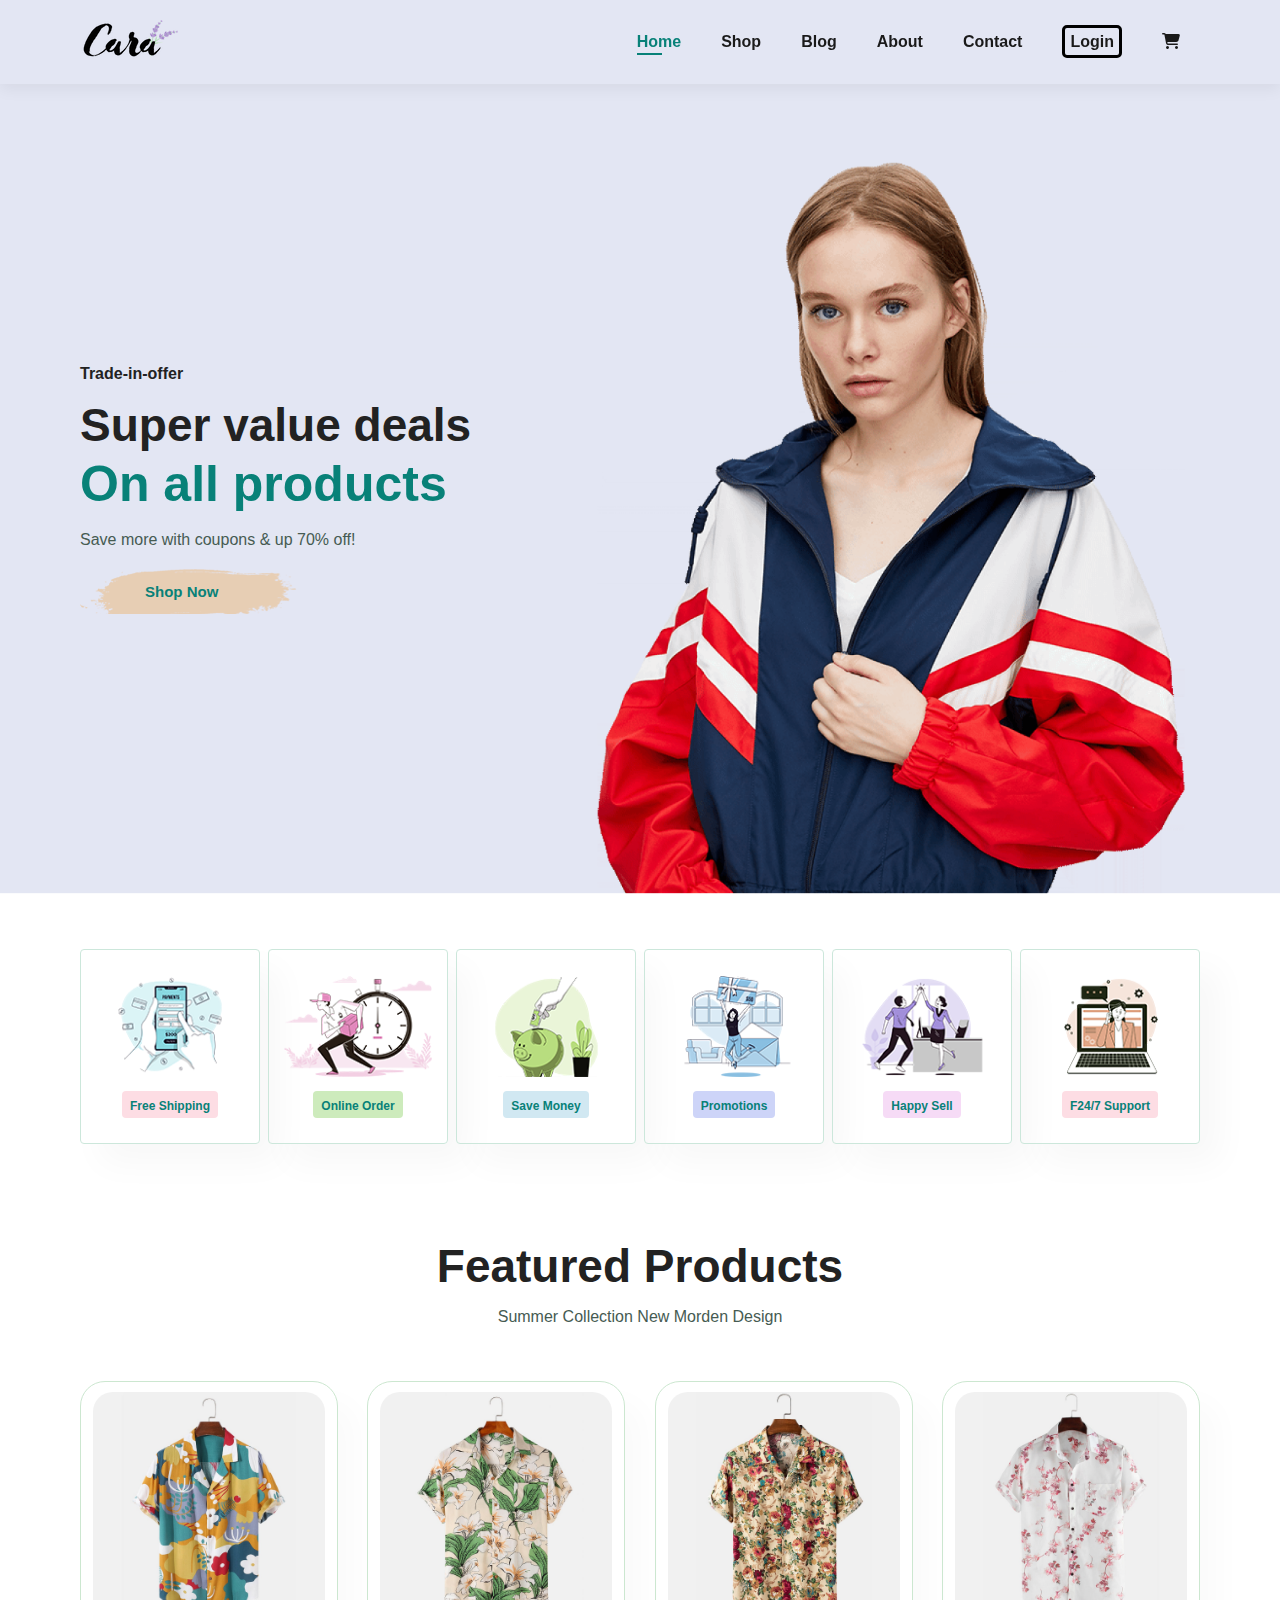
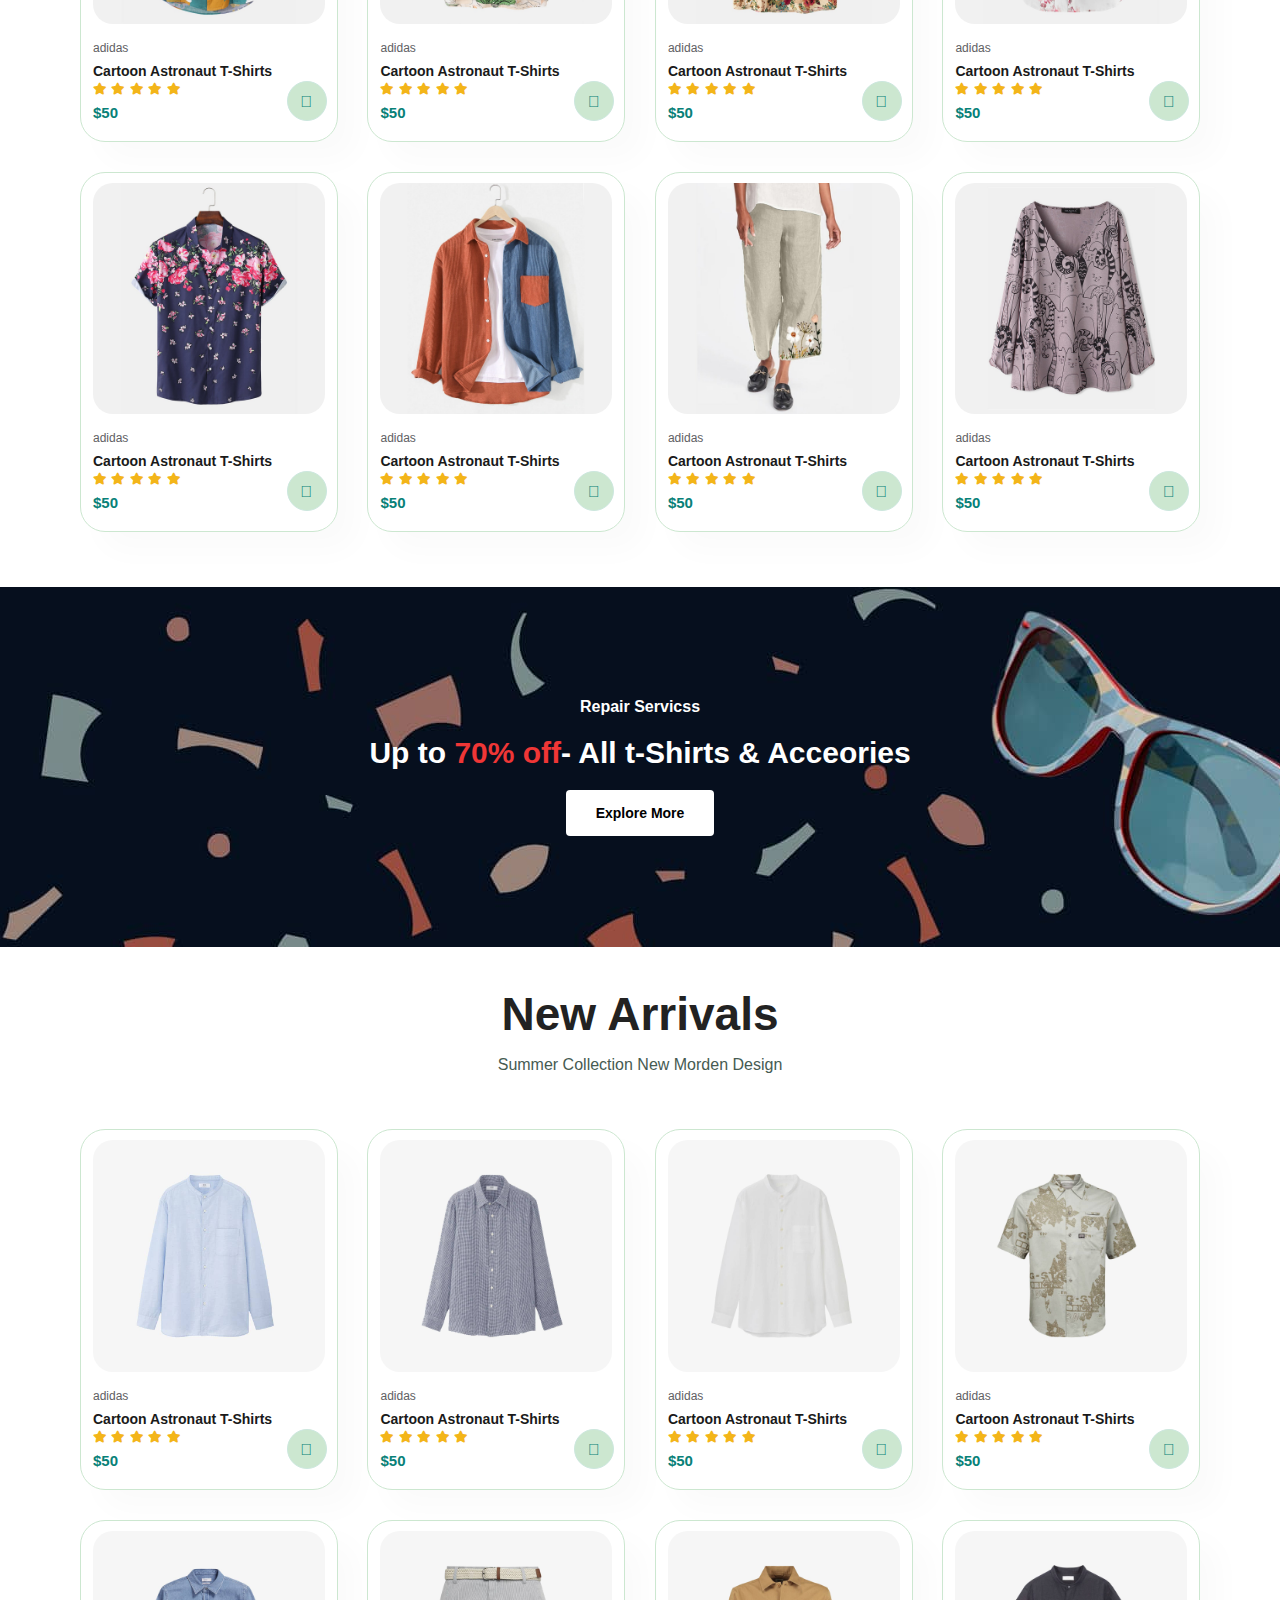
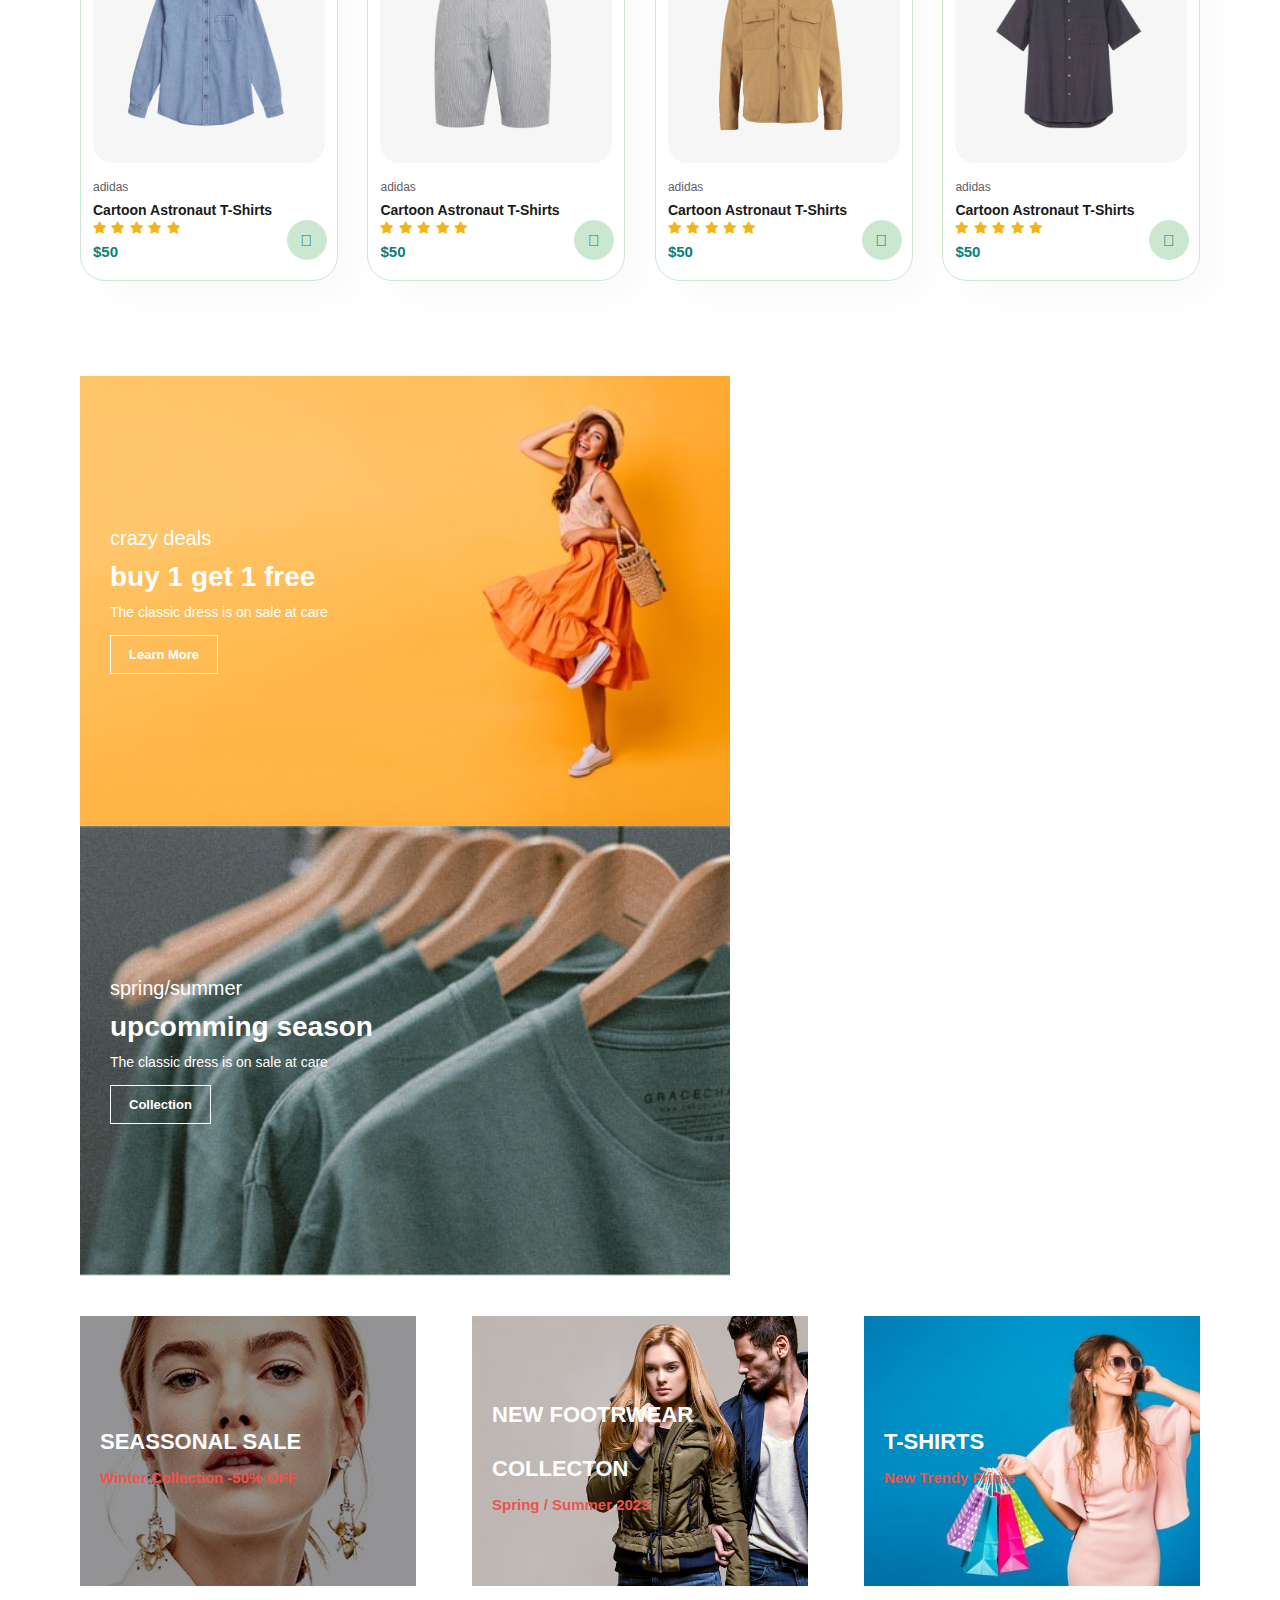
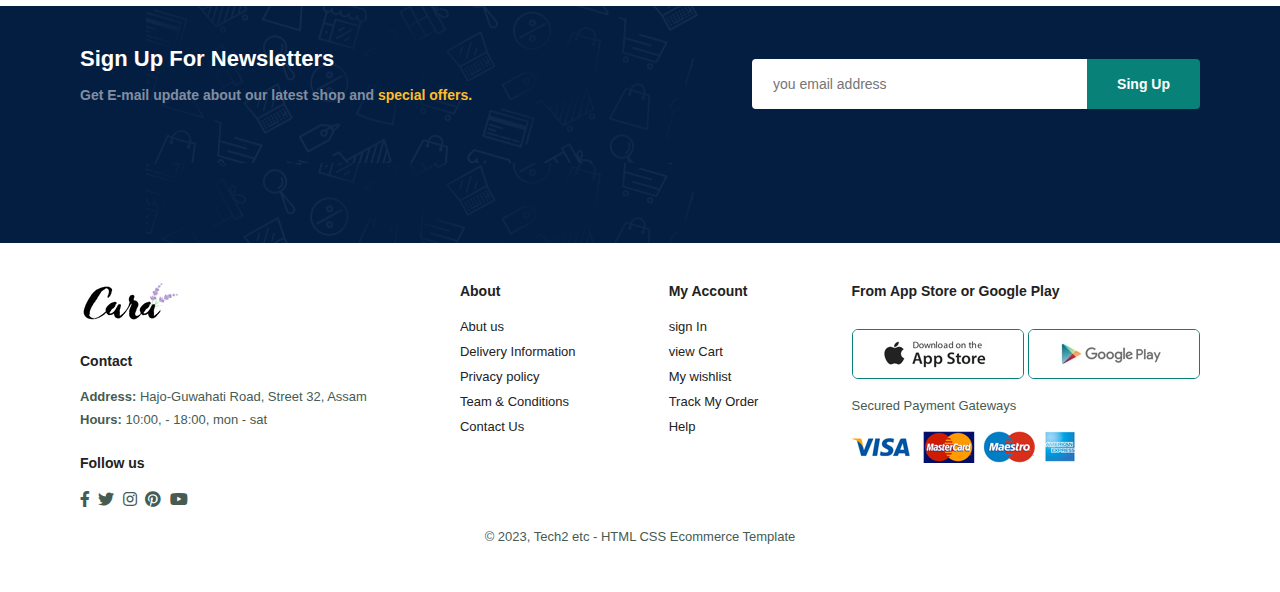
<file: index.html>
<!DOCTYPE html>
<html lang="en">

<head>
    <meta charset="UTF-8">
    <meta name="viewport" content="width=device-width, initial-scale=1.0">
    <link rel="stylesheet" href="./style.css">
    <link rel="stylesheet" href="https://cdnjs.cloudflare.com/ajax/libs/font-awesome/6.4.2/css/all.min.css">
    <link rel="stylesheet" href="https://pro.fontawesome.com/releases/v5.10.0/css/all.css" />
    <title>cara</title>
</head>

<body>


    <SECtion id="header">
        <a href="#"><img src="img/logo.png" class="logo"></a>
        <div>
            <ul id="navbar">
                <li><a class="active" href="index.html">Home</a></li>
                <li><a href="shop.html">Shop</a></li>
                <li><a href="blog.html">Blog</a></li>
                <li><a href="about.html">About</a></li>
                <li><a href="contact.html">Contact</a></li>
                <li><a class="login" href="login.html">Login</a></li>
                <li id="lg-bag"><a href="cart.html"><i class="fa-solid fa-cart-shopping"></i></a></li>
                <a href="#" id="close"><i class="far fa-times"></i></a>
            </ul>
        </div>

        <div id="mobile">
            <a href="cart.html"><i class="fa-solid fa-cart-shopping"></i></a>
            <i id="bar" class="fas fa-outdent"></i>
        </div>
    </SECtion>

    <section id="hero">
        <h4>Trade-in-offer</h4>
        <h2>Super value deals</h2>
        <h1>On all products </h1>
        <p>Save more with coupons & up 70% off!</p>
        <button>Shop Now</button>
    </section>

    <section id="feature" class="section-p1">
        <div class="fe-box">
            <img src="img/features/f1.png" alt="">
            <h6>Free Shipping</h6>
        </div>
        <div class="fe-box">
            <img src="img/features/f2.png" alt="">
            <h6>Online Order</h6>
        </div>
        <div class="fe-box">
            <img src="img/features/f3.png" alt="">
            <h6>Save Money</h6>
        </div>
        <div class="fe-box">
            <img src="img/features/f4.png" alt="">
            <h6>Promotions</h6>
        </div>
        <div class="fe-box">
            <img src="img/features/f5.png" alt="">
            <h6>Happy Sell</h6>
        </div>
        <div class="fe-box">
            <img src="img/features/f6.png" alt="">
            <h6>F24/7 Support</h6>
        </div>
    </section>

    <section id="product1" class="section-p1">
        <h2>Featured Products</h2>
        <p>Summer Collection New Morden Design</p>
        <div class="pro-container">
            <div class="pro">
                <img src="img/products/f1.jpg" alt="">
                <div class="des">
                    <span>adidas</span>
                    <h5>Cartoon Astronaut T-Shirts</h5>
                    <div class="star">
                        <i class="fas fa-star"></i>
                        <i class="fas fa-star"></i>
                        <i class="fas fa-star"></i>
                        <i class="fas fa-star"></i>
                        <i class="fas fa-star"></i>
                    </div>
                    <h4>$50</h4>
                </div>
                <a href="#"><i class="fal fa-shopping-cart cart"></i></a>
            </div>
            <div class="pro">
                <img src="img/products/f2.jpg" alt="">
                <div class="des">
                    <span>adidas</span>
                    <h5>Cartoon Astronaut T-Shirts</h5>
                    <div class="star">
                        <i class="fas fa-star"></i>
                        <i class="fas fa-star"></i>
                        <i class="fas fa-star"></i>
                        <i class="fas fa-star"></i>
                        <i class="fas fa-star"></i>
                    </div>
                    <h4>$50</h4>
                </div>
                <a href="#"><i class="fal fa-shopping-cart cart"></i></a>
            </div>
            <div class="pro">
                <img src="img/products/f3.jpg" alt="">
                <div class="des">
                    <span>adidas</span>
                    <h5>Cartoon Astronaut T-Shirts</h5>
                    <div class="star">
                        <i class="fas fa-star"></i>
                        <i class="fas fa-star"></i>
                        <i class="fas fa-star"></i>
                        <i class="fas fa-star"></i>
                        <i class="fas fa-star"></i>
                    </div>
                    <h4>$50</h4>
                </div>
                <a href="#"><i class="fal fa-shopping-cart cart"></i></a>
            </div>
            <div class="pro">
                <img src="img/products/f4.jpg" alt="">
                <div class="des">
                    <span>adidas</span>
                    <h5>Cartoon Astronaut T-Shirts</h5>
                    <div class="star">
                        <i class="fas fa-star"></i>
                        <i class="fas fa-star"></i>
                        <i class="fas fa-star"></i>
                        <i class="fas fa-star"></i>
                        <i class="fas fa-star"></i>
                    </div>
                    <h4>$50</h4>
                </div>
                <a href="#"><i class="fal fa-shopping-cart cart"></i></a>
            </div>
            <div class="pro">
                <img src="img/products/f5.jpg" alt="">
                <div class="des">
                    <span>adidas</span>
                    <h5>Cartoon Astronaut T-Shirts</h5>
                    <div class="star">
                        <i class="fas fa-star"></i>
                        <i class="fas fa-star"></i>
                        <i class="fas fa-star"></i>
                        <i class="fas fa-star"></i>
                        <i class="fas fa-star"></i>
                    </div>
                    <h4>$50</h4>
                </div>
                <a href="#"><i class="fal fa-shopping-cart cart"></i></a>
            </div>
            <div class="pro">
                <img src="img/products/f6.jpg" alt="">
                <div class="des">
                    <span>adidas</span>
                    <h5>Cartoon Astronaut T-Shirts</h5>
                    <div class="star">
                        <i class="fas fa-star"></i>
                        <i class="fas fa-star"></i>
                        <i class="fas fa-star"></i>
                        <i class="fas fa-star"></i>
                        <i class="fas fa-star"></i>
                    </div>
                    <h4>$50</h4>
                </div>
                <a href="#"><i class="fal fa-shopping-cart cart"></i></a>
            </div>
            <div class="pro">
                <img src="img/products/f7.jpg" alt="">
                <div class="des">
                    <span>adidas</span>
                    <h5>Cartoon Astronaut T-Shirts</h5>
                    <div class="star">
                        <i class="fas fa-star"></i>
                        <i class="fas fa-star"></i>
                        <i class="fas fa-star"></i>
                        <i class="fas fa-star"></i>
                        <i class="fas fa-star"></i>
                    </div>
                    <h4>$50</h4>
                </div>
                <a href="#"><i class="fal fa-shopping-cart cart"></i></a>
            </div>
            <div class="pro">
                <img src="img/products/f8.jpg" alt="">
                <div class="des">
                    <span>adidas</span>
                    <h5>Cartoon Astronaut T-Shirts</h5>
                    <div class="star">
                        <i class="fas fa-star"></i>
                        <i class="fas fa-star"></i>
                        <i class="fas fa-star"></i>
                        <i class="fas fa-star"></i>
                        <i class="fas fa-star"></i>
                    </div>
                    <h4>$50</h4>
                </div>
                <a href="#"><i class="fal fa-shopping-cart cart"></i></a>
            </div>
        </div>
    </section>


    <section id="banner" class="section-m1">
        <h4>Repair Servicss</h4>
        <h2>Up to <span>70% off</span>- All t-Shirts & Acceories</h2>
        <button class="normal">Explore More</button>
    </section>


    <section id="product1" class="section-p1">
        <h2>New Arrivals</h2>
        <p>Summer Collection New Morden Design</p>
        <div class="pro-container">
            <div class="pro">
                <img src="img/products/n1.jpg" alt="">
                <div class="des">
                    <span>adidas</span>
                    <h5>Cartoon Astronaut T-Shirts</h5>
                    <div class="star">
                        <i class="fas fa-star"></i>
                        <i class="fas fa-star"></i>
                        <i class="fas fa-star"></i>
                        <i class="fas fa-star"></i>
                        <i class="fas fa-star"></i>
                    </div>
                    <h4>$50</h4>
                </div>
                <a href="#"><i class="fal fa-shopping-cart cart"></i></a>
            </div>
            <div class="pro">
                <img src="img/products/n2.jpg" alt="">
                <div class="des">
                    <span>adidas</span>
                    <h5>Cartoon Astronaut T-Shirts</h5>
                    <div class="star">
                        <i class="fas fa-star"></i>
                        <i class="fas fa-star"></i>
                        <i class="fas fa-star"></i>
                        <i class="fas fa-star"></i>
                        <i class="fas fa-star"></i>
                    </div>
                    <h4>$50</h4>
                </div>
                <a href="#"><i class="fal fa-shopping-cart cart"></i></a>
            </div>
            <div class="pro">
                <img src="img/products/n3.jpg" alt="">
                <div class="des">
                    <span>adidas</span>
                    <h5>Cartoon Astronaut T-Shirts</h5>
                    <div class="star">
                        <i class="fas fa-star"></i>
                        <i class="fas fa-star"></i>
                        <i class="fas fa-star"></i>
                        <i class="fas fa-star"></i>
                        <i class="fas fa-star"></i>
                    </div>
                    <h4>$50</h4>
                </div>
                <a href="#"><i class="fal fa-shopping-cart cart"></i></a>
            </div>
            <div class="pro">
                <img src="img/products/n4.jpg" alt="">
                <div class="des">
                    <span>adidas</span>
                    <h5>Cartoon Astronaut T-Shirts</h5>
                    <div class="star">
                        <i class="fas fa-star"></i>
                        <i class="fas fa-star"></i>
                        <i class="fas fa-star"></i>
                        <i class="fas fa-star"></i>
                        <i class="fas fa-star"></i>
                    </div>
                    <h4>$50</h4>
                </div>
                <a href="#"><i class="fal fa-shopping-cart cart"></i></a>
            </div>
            <div class="pro">
                <img src="img/products/n5.jpg" alt="">
                <div class="des">
                    <span>adidas</span>
                    <h5>Cartoon Astronaut T-Shirts</h5>
                    <div class="star">
                        <i class="fas fa-star"></i>
                        <i class="fas fa-star"></i>
                        <i class="fas fa-star"></i>
                        <i class="fas fa-star"></i>
                        <i class="fas fa-star"></i>
                    </div>
                    <h4>$50</h4>
                </div>
                <a href="#"><i class="fal fa-shopping-cart cart"></i></a>
            </div>
            <div class="pro">
                <img src="img/products/n6.jpg" alt="">
                <div class="des">
                    <span>adidas</span>
                    <h5>Cartoon Astronaut T-Shirts</h5>
                    <div class="star">
                        <i class="fas fa-star"></i>
                        <i class="fas fa-star"></i>
                        <i class="fas fa-star"></i>
                        <i class="fas fa-star"></i>
                        <i class="fas fa-star"></i>
                    </div>
                    <h4>$50</h4>
                </div>
                <a href="#"><i class="fal fa-shopping-cart cart"></i></a>
            </div>
            <div class="pro">
                <img src="img/products/n7.jpg" alt="">
                <div class="des">
                    <span>adidas</span>
                    <h5>Cartoon Astronaut T-Shirts</h5>
                    <div class="star">
                        <i class="fas fa-star"></i>
                        <i class="fas fa-star"></i>
                        <i class="fas fa-star"></i>
                        <i class="fas fa-star"></i>
                        <i class="fas fa-star"></i>
                    </div>
                    <h4>$50</h4>
                </div>
                <a href="#"><i class="fal fa-shopping-cart cart"></i></a>
            </div>
            <div class="pro">
                <img src="img/products/n8.jpg" alt="">
                <div class="des">
                    <span>adidas</span>
                    <h5>Cartoon Astronaut T-Shirts</h5>
                    <div class="star">
                        <i class="fas fa-star"></i>
                        <i class="fas fa-star"></i>
                        <i class="fas fa-star"></i>
                        <i class="fas fa-star"></i>
                        <i class="fas fa-star"></i>
                    </div>
                    <h4>$50</h4>
                </div>
                <a href="#"><i class="fal fa-shopping-cart cart"></i></a>
            </div>
        </div>
    </section>


    <section id="sm-banner" class="section-p1">
        <div class="banner-box">
            <h4>crazy deals</h4>
            <h2>buy 1 get 1 free</h2>
            <span>The classic dress is on sale at care</span>
            <button class="white">Learn More</button>
        </div>
        <div class="banner-box banner-box2">
            <h4>spring/summer</h4>
            <h2>upcomming season</h2>
            <span>The classic dress is on sale at care</span>
            <button class="white">Collection</button>
        </div>
    </section>

    <section id="banner3">
        <div class="banner-box">
            <h2>SEASSONAL SALE</h2>
            <h3>Winter Collection -50% OFF</h3>
        </div>
        <div class="banner-box banner-box2">
            <h2>NEW FOOTRWEAR COLLECTON</h2>
            <h3>Spring / Summer 2023</h3>
        </div>
        <div class="banner-box banner-box3">
            <h2>T-SHIRTS</h2>
            <h3>New Trendy Prints</h3>
        </div>

    </section>


    <section id="newsletter" class="section-p1 section-m1">
        <div class="newstext">
            <h4>Sign Up For Newsletters</h4>
            <p>Get E-mail update about our latest shop and <span>special offers.</span></p>
        </div>
        <div class="form">
            <input type="text" placeholder="you email address">
            <button class="normal">Sing Up</button>
        </div>
    </section>


    <section id="newsletter" class="section-p1 section-m1">

    </section>


    <footer class="section-p1">
        <div class="col">
            <img class="logo" src="img/logo.png" alt="">
            <h4>Contact</h4>
            <p><strong>Address:</strong> Hajo-Guwahati Road, Street 32, Assam</p>
            <p><strong>Hours:</strong> 10:00, - 18:00, mon - sat</p>
            <div class="follow">
                <h4>Follow us</h4>
                <div class="icon">
                    <i class="fab fa-facebook-f"></i>
                    <i class="fab fa-twitter"></i>
                    <i class="fab fa-instagram"></i>
                    <i class="fab fa-pinterest"></i>
                    <i class="fab fa-youtube"></i>
                </div>
            </div>
        </div>

        <div class="col">
            <h4>About</h4>
            <a href="#">Abut us</a>
            <a href="#">Delivery Information</a>
            <a href="#">Privacy policy</a>
            <a href="#">Team & Conditions</a>
            <a href="#">Contact Us</a>
        </div>

        <div class="col">
            <h4>My Account</h4>
            <a href="#">sign In</a>
            <a href="#">view Cart</a>
            <a href="#">My wishlist</a>
            <a href="#">Track My Order</a>
            <a href="#">Help</a>
        </div>

        <div class="col install">
            <h4>From App Store or Google Play</h4>
            <div class="row">
                <img src="img/pay/app.jpg" alt="">
                <img src="img/pay/play.jpg" alt="">
            </div>
            <p>Secured Payment Gateways</p>
            <img src="img/pay/pay.png" alt="">
        </div>

        <div class="copyright">
            <p>© 2023, Tech2 etc - HTML CSS Ecommerce Template</p>
        </div>
    </footer>
    <script src="script.js"></script>
</body>

</html>
</file>
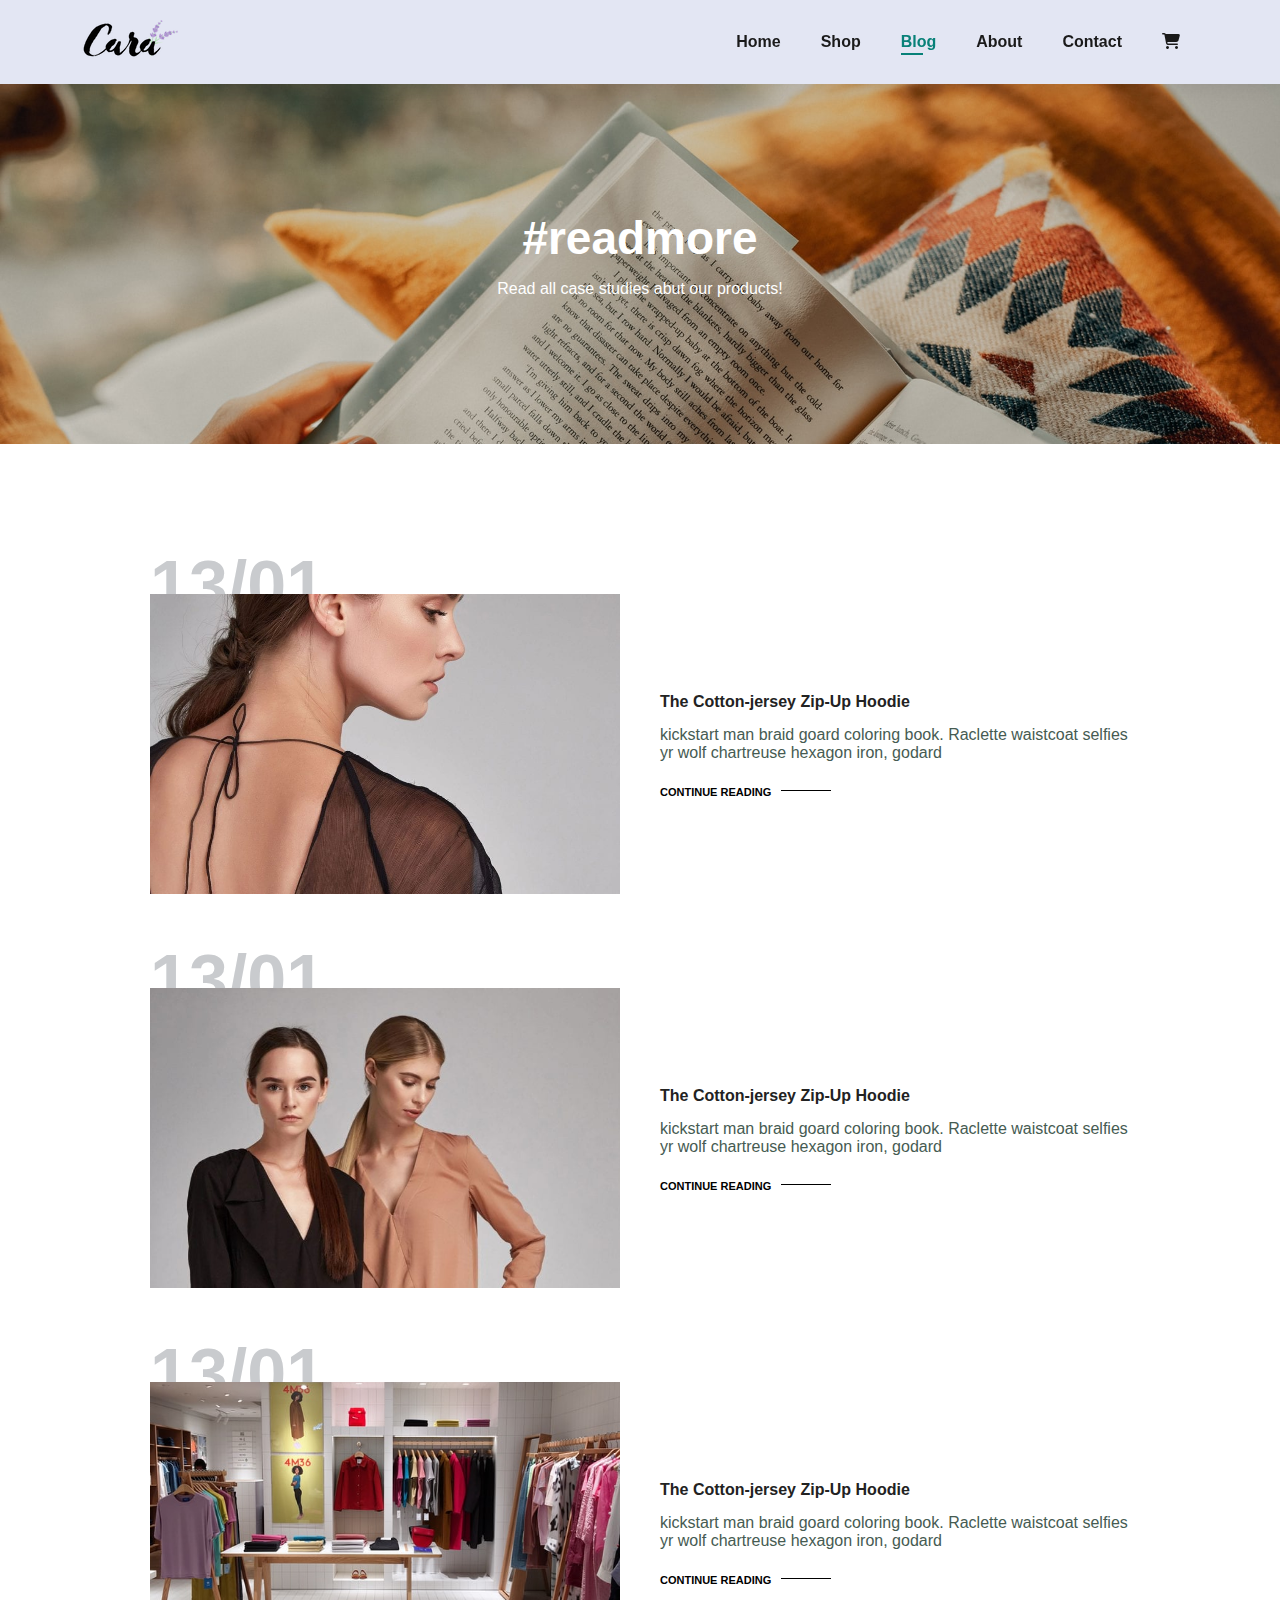
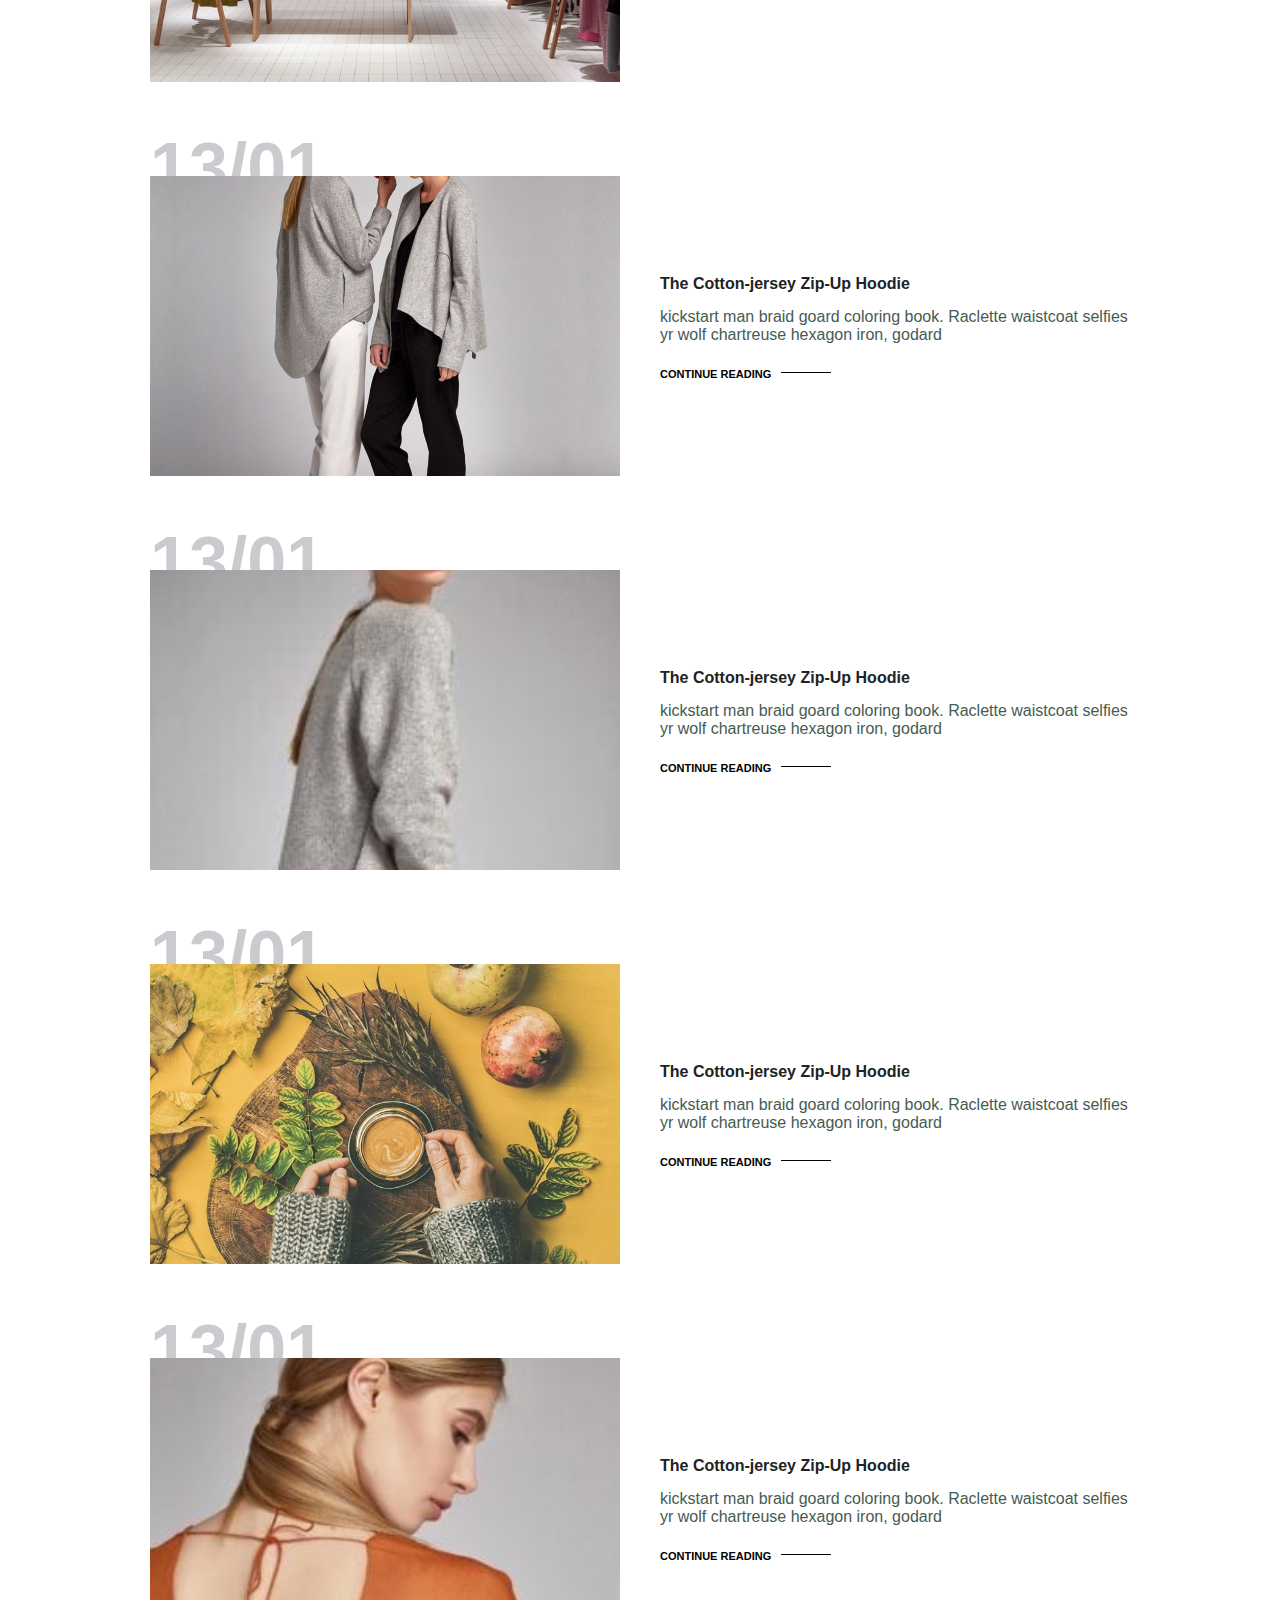
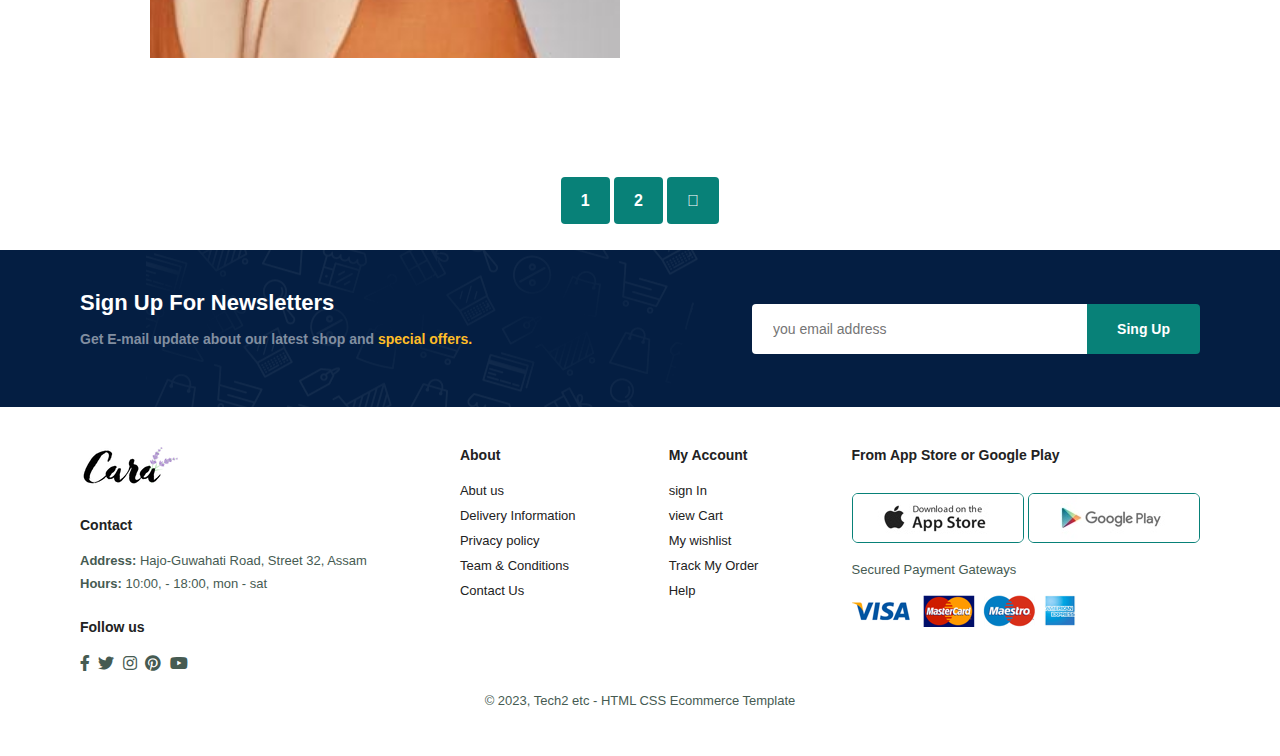
<file: blog.html>
<!DOCTYPE html>
<html lang="en">

<head>
    <meta charset="UTF-8">
    <meta name="viewport" content="width=device-width, initial-scale=1.0">
    <link rel="stylesheet" href="./style.css">
    <link rel="stylesheet" href="https://cdnjs.cloudflare.com/ajax/libs/font-awesome/6.4.2/css/all.min.css">
    <link rel="stylesheet" href="https://pro.fontawesome.com/releases/v5.10.0/css/all.css" />
    <title>Document</title>
</head>

<body>


    <SECtion id="header">
        <a href="#"><img src="img/logo.png" class="logo"></a>
        <div>
            <ul id="navbar">
                <li><a href="index.html">Home</a></li>
                <li><a href="shop.html">Shop</a></li>
                <li><a class="active" href="blog.html">Blog</a></li>
                <li><a href="about.html">About</a></li>
                <li><a href="contact.html">Contact</a></li>
                <li id="lg-bag"><a href="cart.html"><i class="fa-solid fa-cart-shopping"></i></a></li>
                <a href="#" id="close"><i class="far fa-times"></i></a>
            </ul>
        </div>

        <div id="mobile">
            <a href="cart.html"><i class="fa-solid fa-cart-shopping"></i></a>
            <i id="bar" class="fas fa-outdent"></i>
        </div>
    </SECtion>

    <section id="page-header" class="blog-header">
        <h2>#readmore</h2>
        <p>Read all case studies abut our products!</p>
    </section>


    <section id="blog">
        <div class="blog-box">
            <div class="blog-img">
                <img src="img/blog/b1.jpg" alt="">
            </div>
            <div class="blog-details">
                <h4>The Cotton-jersey Zip-Up Hoodie</h4>
                <p>kickstart man braid goard coloring book. Raclette waistcoat selfies yr wolf chartreuse hexagon iron,
                    godard</p>
                <a href="#">CONTINUE READING</a>
            </div>
            <h1>13/01</h1>
        </div>
        <div class="blog-box">
            <div class="blog-img">
                <img src="img/blog/b2.jpg" alt="">
            </div>
            <div class="blog-details">
                <h4>The Cotton-jersey Zip-Up Hoodie</h4>
                <p>kickstart man braid goard coloring book. Raclette waistcoat selfies yr wolf chartreuse hexagon iron,
                    godard</p>
                <a href="#">CONTINUE READING</a>
            </div>
            <h1>13/01</h1>
        </div>
        <div class="blog-box">
            <div class="blog-img">
                <img src="img/blog/b3.jpg" alt="">
            </div>
            <div class="blog-details">
                <h4>The Cotton-jersey Zip-Up Hoodie</h4>
                <p>kickstart man braid goard coloring book. Raclette waistcoat selfies yr wolf chartreuse hexagon iron,
                    godard</p>
                <a href="#">CONTINUE READING</a>
            </div>
            <h1>13/01</h1>
        </div>
        <div class="blog-box">
            <div class="blog-img">
                <img src="img/blog/b4.jpg" alt="">
            </div>
            <div class="blog-details">
                <h4>The Cotton-jersey Zip-Up Hoodie</h4>
                <p>kickstart man braid goard coloring book. Raclette waistcoat selfies yr wolf chartreuse hexagon iron,
                    godard</p>
                <a href="#">CONTINUE READING</a>
            </div>
            <h1>13/01</h1>
        </div>
        <div class="blog-box">
            <div class="blog-img">
                <img src="img/blog/b5.jpg" alt="">
            </div>
            <div class="blog-details">
                <h4>The Cotton-jersey Zip-Up Hoodie</h4>
                <p>kickstart man braid goard coloring book. Raclette waistcoat selfies yr wolf chartreuse hexagon iron,
                    godard</p>
                <a href="#">CONTINUE READING</a>
            </div>
            <h1>13/01</h1>
        </div>
        <div class="blog-box">
            <div class="blog-img">
                <img src="img/blog/b6.jpg" alt="">
            </div>
            <div class="blog-details">
                <h4>The Cotton-jersey Zip-Up Hoodie</h4>
                <p>kickstart man braid goard coloring book. Raclette waistcoat selfies yr wolf chartreuse hexagon iron,
                    godard</p>
                <a href="#">CONTINUE READING</a>
            </div>
            <h1>13/01</h1>
        </div>
        <div class="blog-box">
            <div class="blog-img">
                <img src="img/blog/b7.jpg" alt="">
            </div>
            <div class="blog-details">
                <h4>The Cotton-jersey Zip-Up Hoodie</h4>
                <p>kickstart man braid goard coloring book. Raclette waistcoat selfies yr wolf chartreuse hexagon iron,
                    godard</p>
                <a href="#">CONTINUE READING</a>
            </div>
            <h1>13/01</h1>
        </div>
    </section>

    <section id="pagination" class="section-p1">
        <a href="#">1</a>
        <a href="#">2</a>
        <a href="#"><i class="fal fa-long-arrow-alt-right"></i></a>
    </section>

    <section id="newsletter" class="section-p1 section-m1">
        <div class="newstext">
            <h4>Sign Up For Newsletters</h4>
            <p>Get E-mail update about our latest shop and <span>special offers.</span></p>
        </div>
        <div class="form">
            <input type="text" placeholder="you email address">
            <button class="normal">Sing Up</button>
        </div>
    </section>



    <footer class="section-p1">
        <div class="col">
            <img class="logo" src="img/logo.png" alt="">
            <h4>Contact</h4>
            <p><strong>Address:</strong> Hajo-Guwahati Road, Street 32, Assam</p>
            <p><strong>Hours:</strong> 10:00, - 18:00, mon - sat</p>
            <div class="follow">
                <h4>Follow us</h4>
                <div class="icon">
                    <i class="fab fa-facebook-f"></i>
                    <i class="fab fa-twitter"></i>
                    <i class="fab fa-instagram"></i>
                    <i class="fab fa-pinterest"></i>
                    <i class="fab fa-youtube"></i>
                </div>
            </div>
        </div>

        <div class="col">
            <h4>About</h4>
            <a href="#">Abut us</a>
            <a href="#">Delivery Information</a>
            <a href="#">Privacy policy</a>
            <a href="#">Team & Conditions</a>
            <a href="#">Contact Us</a>
        </div>

        <div class="col">
            <h4>My Account</h4>
            <a href="#">sign In</a>
            <a href="#">view Cart</a>
            <a href="#">My wishlist</a>
            <a href="#">Track My Order</a>
            <a href="#">Help</a>
        </div>

        <div class="col install">
            <h4>From App Store or Google Play</h4>
            <div class="row">
                <img src="img/pay/app.jpg" alt="">
                <img src="img/pay/play.jpg" alt="">
            </div>
            <p>Secured Payment Gateways</p>
            <img src="img/pay/pay.png" alt="">
        </div>

        <div class="copyright">
            <p>© 2023, Tech2 etc - HTML CSS Ecommerce Template</p>
        </div>
    </footer>


    <script src="script.js"></script>


</body>

</html>
</file>
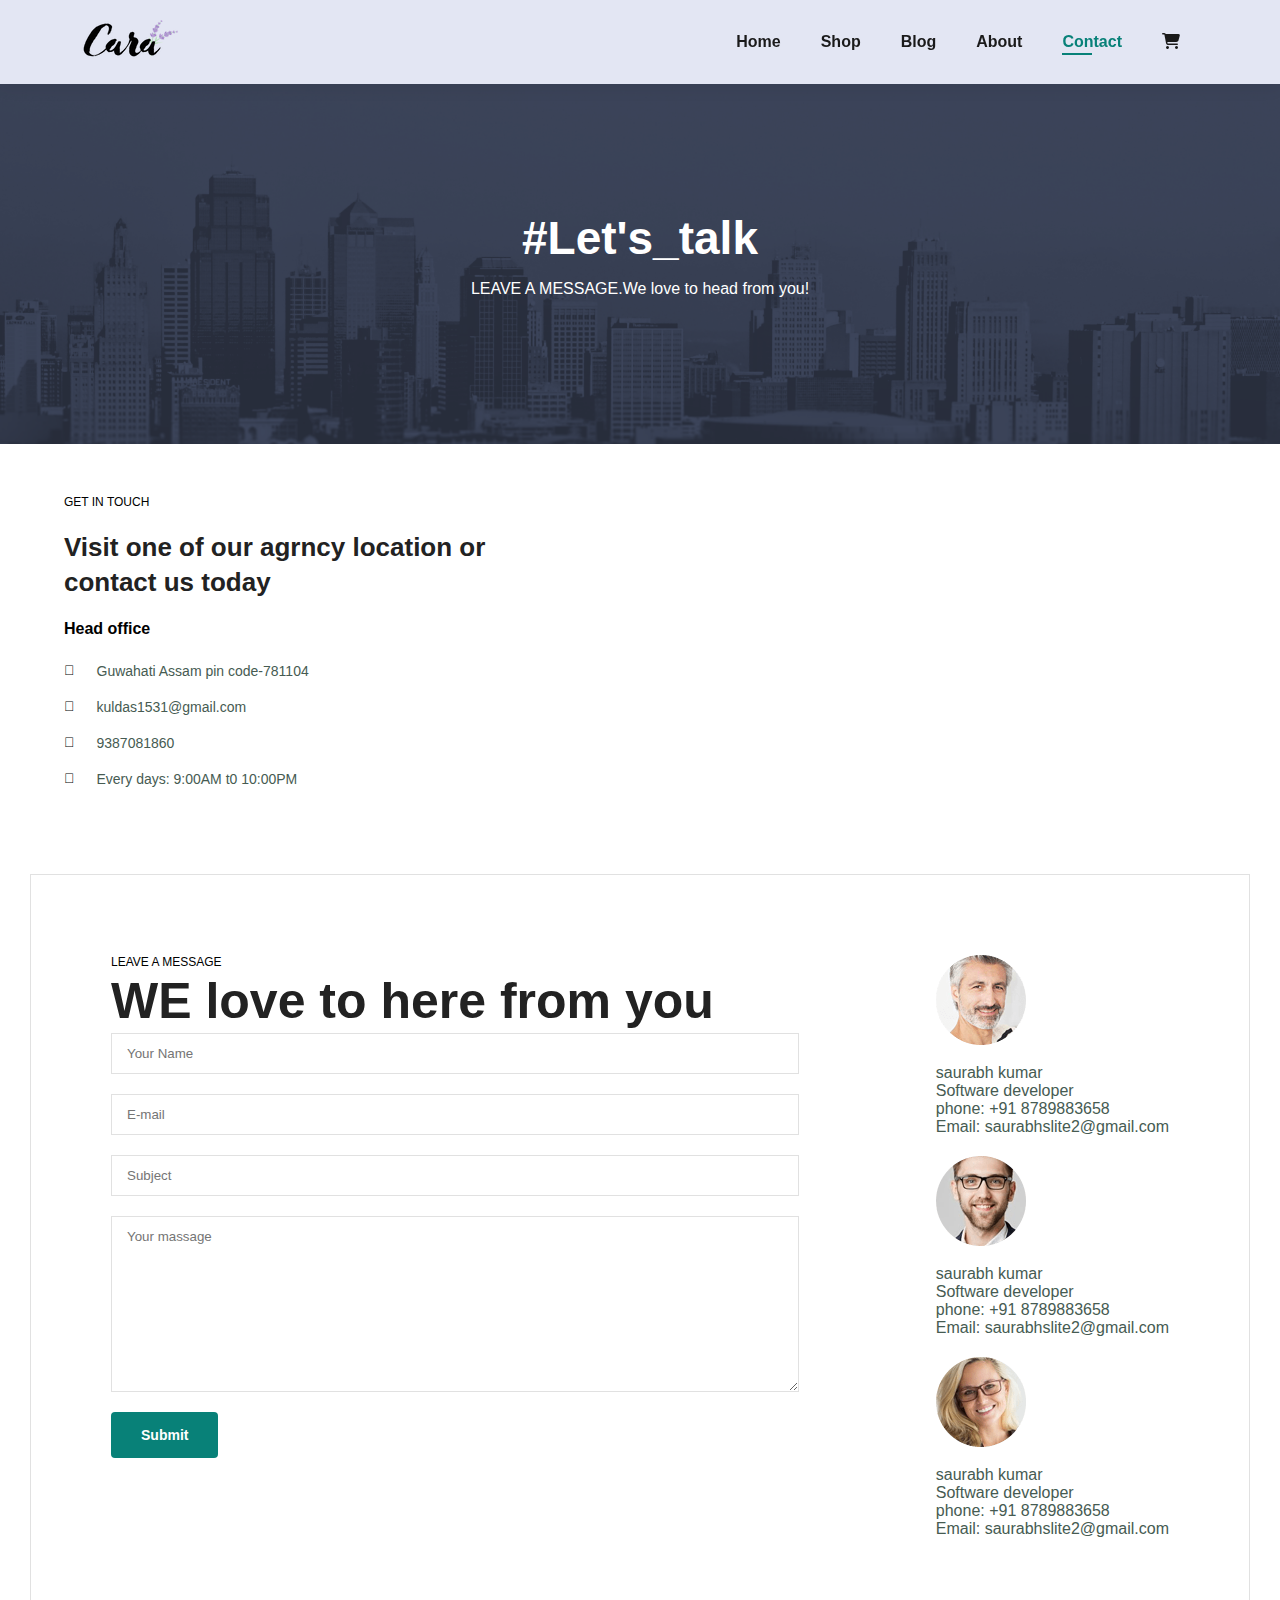
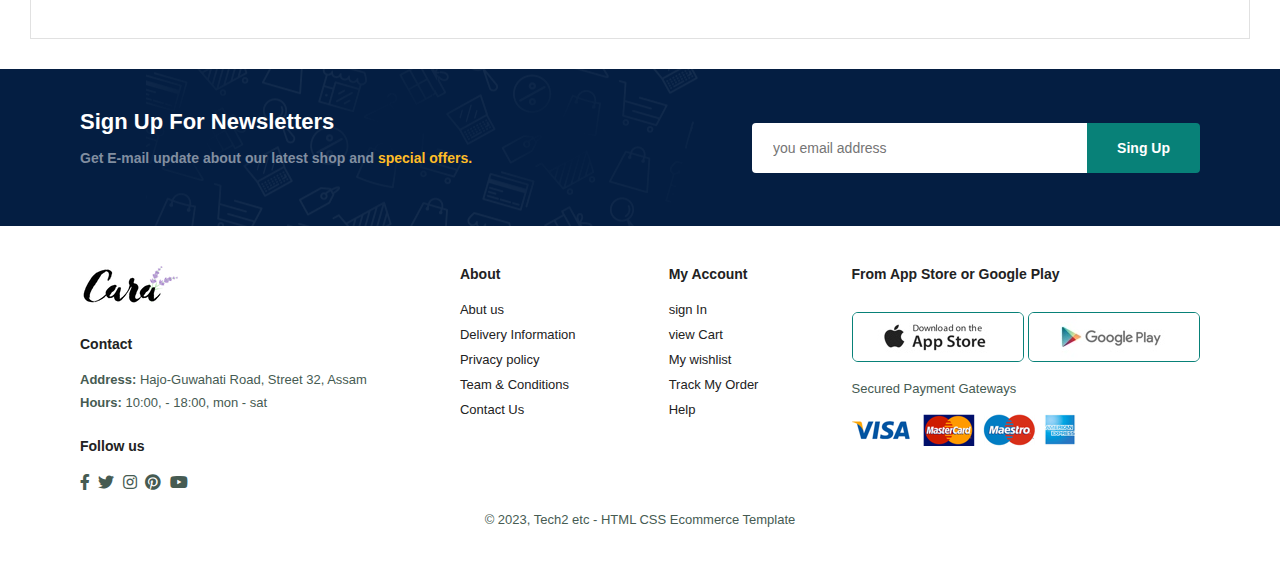
<file: contact.html>
<!DOCTYPE html>
<html lang="en">

<head>
    <meta charset="UTF-8">
    <meta name="viewport" content="width=device-width, initial-scale=1.0">
    <link rel="stylesheet" href="./style.css">
    <link rel="stylesheet" href="https://cdnjs.cloudflare.com/ajax/libs/font-awesome/6.4.2/css/all.min.css">
    <link rel="stylesheet" href="https://pro.fontawesome.com/releases/v5.10.0/css/all.css" />
    <title>Document</title>
</head>

<body>


    <SECtion id="header">
        <a href="#"><img src="img/logo.png" class="logo"></a>
        <div>
            <ul id="navbar">
                <li><a href="index.html">Home</a></li>
                <li><a href="shop.html">Shop</a></li>
                <li><a href="blog.html">Blog</a></li>
                <li><a href="about.html">About</a></li>
                <li><a class="active" href="contact.html">Contact</a></li>
                <li id="lg-bag"><a href="cart.html"><i class="fa-solid fa-cart-shopping"></i></a></li>
                <a href="#" id="close"><i class="far fa-times"></i></a>
            </ul>
        </div>

        <div id="mobile">
            <a href="cart.html"><i class="fa-solid fa-cart-shopping"></i></a>
            <i id="bar" class="fas fa-outdent"></i>
        </div>
    </SECtion>

    <section id="page-header" class="about-header">
        <h2>#Let's_talk</h2>
        <p>LEAVE A MESSAGE.We love to head from you!</p>
    </section>


    <section id="contact-details" class="section-m1">
        <div class="details">
            <span>GET IN TOUCH</span>
            <h2>Visit one of our agrncy location or contact us today</h2>
            <h3>Head office</h3>
            <div>
                <li>
                    <i class="fal fa-map"></i>
                    <p>Guwahati Assam pin code-781104</p>
                </li>
                <li>
                    <i class="fal fa-envelope"></i>
                    <p>kuldas1531@gmail.com</p>
                </li>
                <li>
                    <i class="fal fa-phone-alt"></i>
                    <p>9387081860</p>
                </li>
                <li>
                    <i class="fal fa-clock"></i>
                    <p>Every days: 9:00AM t0 10:00PM</p>
                </li>
            </div>
        </div>
        <div class="map">
            <iframe
                src="https://www.google.com/maps/embed?pb=!1m18!1m12!1m3!1d3578.513858806352!2d91.58568707514702!3d26.244981088467433!2m3!1f0!2f0!3f0!3m2!1i1024!2i768!4f13.1!3m3!1m2!1s0x375a49f35e53546b%3A0x272b9606462ed859!2sSESAMUKH%20BRIDGE%20TURNING!5e0!3m2!1sen!2sin!4v1691679008661!5m2!1sen!2sin"
                width="600" height="450" style="border:0;" allowfullscreen="" loading="lazy"
                referrerpolicy="no-referrer-when-downgrade"></iframe>
        </div>


    </section>


    <section id="from-details">
        <form action="">
            <span>LEAVE A MESSAGE</span>
            <h1>WE love to here from you</h1>
            <input type="text" placeholder="Your Name">
            <input type="text" placeholder="E-mail">
            <input type="text" placeholder="Subject">
            <textarea name="" id="" cols="30" rows="10" placeholder="Your massage"></textarea>
            <button class="normal">Submit</button>
        </form>

        <div class="people">
            <div>
                <img src="img/people/1.png" alt="">
                <p><span>saurabh kumar</span> <br> Software developer <br>phone: +91 8789883658 <br>Email:
                    saurabhslite2@gmail.com</p>
            </div>
            <div>
                <img src="img/people/2.png" alt="">
                <p><span>saurabh kumar</span> <br>Software developer <br>phone: +91 8789883658 <br>Email:
                    saurabhslite2@gmail.com</p>
            </div>
            <div>
                <img src="img/people/3.png" alt="">
                <p><span>saurabh kumar</span> <br>Software developer <br>phone: +91 8789883658 <br>Email:
                    saurabhslite2@gmail.com</p>
            </div>
        </div>
    </section>

    <section id="newsletter" class="section-p1 section-m1">
        <div class="newstext">
            <h4>Sign Up For Newsletters</h4>
            <p>Get E-mail update about our latest shop and <span>special offers.</span></p>
        </div>
        <div class="form">
            <input type="text" placeholder="you email address">
            <button class="normal">Sing Up</button>
        </div>
    </section>



    <footer class="section-p1">
        <div class="col">
            <img class="logo" src="img/logo.png" alt="">
            <h4>Contact</h4>
            <p><strong>Address:</strong> Hajo-Guwahati Road, Street 32, Assam</p>
            <p><strong>Hours:</strong> 10:00, - 18:00, mon - sat</p>
            <div class="follow">
                <h4>Follow us</h4>
                <div class="icon">
                    <i class="fab fa-facebook-f"></i>
                    <i class="fab fa-twitter"></i>
                    <i class="fab fa-instagram"></i>
                    <i class="fab fa-pinterest"></i>
                    <i class="fab fa-youtube"></i>
                </div>
            </div>
        </div>

        <div class="col">
            <h4>About</h4>
            <a href="#">Abut us</a>
            <a href="#">Delivery Information</a>
            <a href="#">Privacy policy</a>
            <a href="#">Team & Conditions</a>
            <a href="#">Contact Us</a>
        </div>

        <div class="col">
            <h4>My Account</h4>
            <a href="#">sign In</a>
            <a href="#">view Cart</a>
            <a href="#">My wishlist</a>
            <a href="#">Track My Order</a>
            <a href="#">Help</a>
        </div>

        <div class="col install">
            <h4>From App Store or Google Play</h4>
            <div class="row">
                <img src="img/pay/app.jpg" alt="">
                <img src="img/pay/play.jpg" alt="">
            </div>
            <p>Secured Payment Gateways</p>
            <img src="img/pay/pay.png" alt="">
        </div>

        <div class="copyright">
            <p>© 2023, Tech2 etc - HTML CSS Ecommerce Template</p>
        </div>
    </footer>


    <script src="script.js"></script>


</body>

</html>
</file>
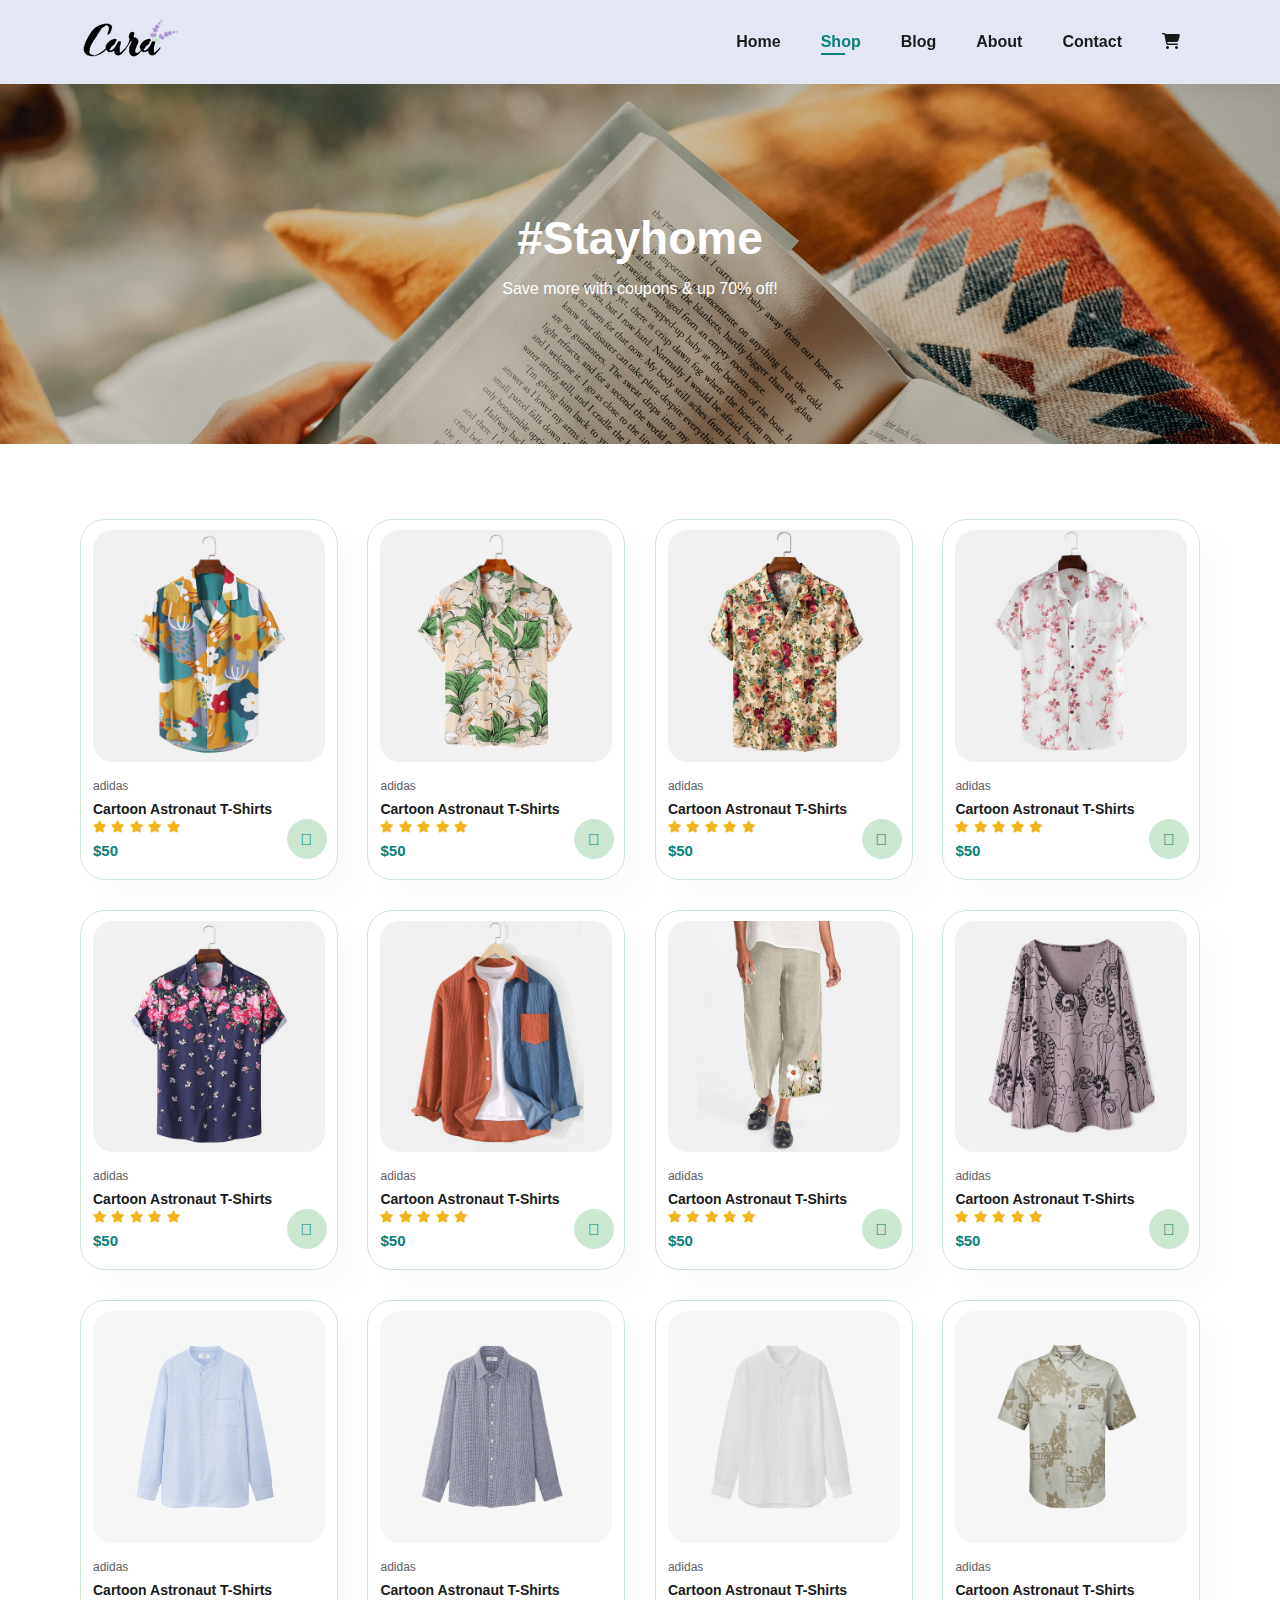
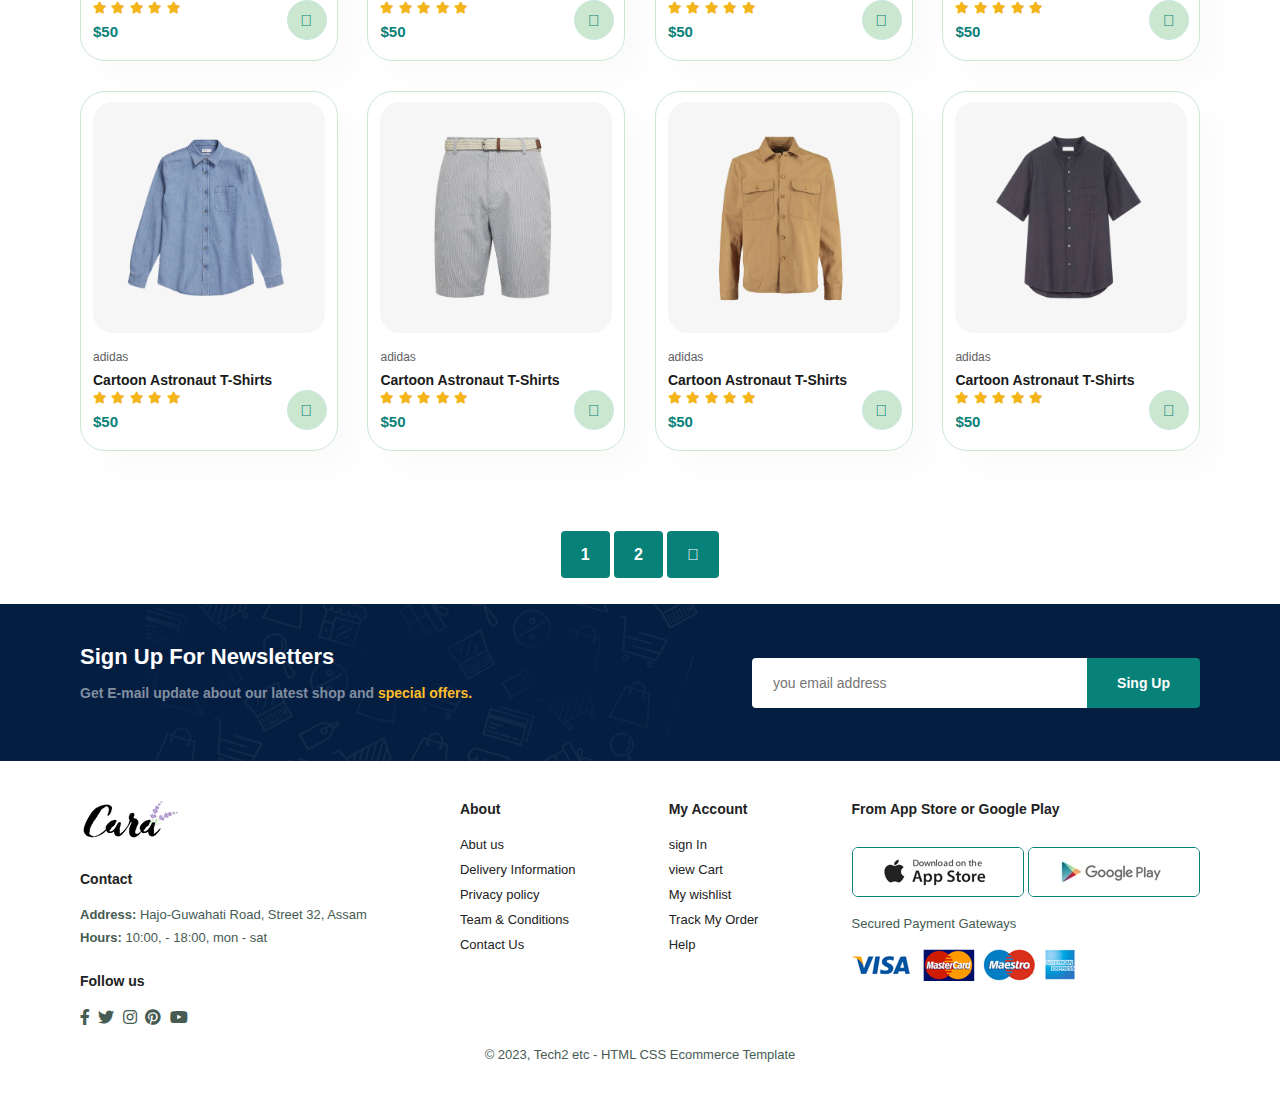
<file: shop.html>
<!DOCTYPE html>
<html lang="en">

<head>
    <meta charset="UTF-8">
    <meta name="viewport" content="width=device-width, initial-scale=1.0">
    <link rel="stylesheet" href="./style.css">
    <link rel="stylesheet" href="https://cdnjs.cloudflare.com/ajax/libs/font-awesome/6.4.2/css/all.min.css">
    <link rel="stylesheet" href="https://pro.fontawesome.com/releases/v5.10.0/css/all.css" />
    <title>Document</title>
</head>

<body>


    <SECtion id="header">
        <a href="#"><img src="img/logo.png" class="logo"></a>
        <div>
            <ul id="navbar">
                <li><a href="index.html">Home</a></li>
                <li><a class="active" href="shop.html">Shop</a></li>
                <li><a href="blog.html">Blog</a></li>
                <li><a href="about.html">About</a></li>
                <li><a href="contact.html">Contact</a></li>
                <li id="lg-bag"><a href="cart.html"><i class="fa-solid fa-cart-shopping"></i></a></li>
                <a href="#" id="close"><i class="far fa-times"></i></a>
            </ul>
        </div>

        <div id="mobile">
            <a href="cart.html"><i class="fa-solid fa-cart-shopping"></i></a>
            <i id="bar" class="fas fa-outdent"></i>
        </div>
    </SECtion>

    <section id="page-header">
        <h2>#Stayhome</h2>
        <p>Save more with coupons & up 70% off!</p>
    </section>


    <section id="product1" class="section-p1">
        <div class="pro-container">
            <div class="pro" onclick="window.location.href='sproduct.html'">
                <img src="img/products/f1.jpg" alt="">
                <div class="des">
                    <span>adidas</span>
                    <h5>Cartoon Astronaut T-Shirts</h5>
                    <div class="star">
                        <i class="fas fa-star"></i>
                        <i class="fas fa-star"></i>
                        <i class="fas fa-star"></i>
                        <i class="fas fa-star"></i>
                        <i class="fas fa-star"></i>
                    </div>
                    <h4>$50</h4>
                </div>
                <a href="#"><i class="fal fa-shopping-cart cart"></i></a>
            </div>
            <div class="pro">
                <img src="img/products/f2.jpg" alt="">
                <div class="des">
                    <span>adidas</span>
                    <h5>Cartoon Astronaut T-Shirts</h5>
                    <div class="star">
                        <i class="fas fa-star"></i>
                        <i class="fas fa-star"></i>
                        <i class="fas fa-star"></i>
                        <i class="fas fa-star"></i>
                        <i class="fas fa-star"></i>
                    </div>
                    <h4>$50</h4>
                </div>
                <a href="#"><i class="fal fa-shopping-cart cart"></i></a>
            </div>
            <div class="pro">
                <img src="img/products/f3.jpg" alt="">
                <div class="des">
                    <span>adidas</span>
                    <h5>Cartoon Astronaut T-Shirts</h5>
                    <div class="star">
                        <i class="fas fa-star"></i>
                        <i class="fas fa-star"></i>
                        <i class="fas fa-star"></i>
                        <i class="fas fa-star"></i>
                        <i class="fas fa-star"></i>
                    </div>
                    <h4>$50</h4>
                </div>
                <a href="#"><i class="fal fa-shopping-cart cart"></i></a>
            </div>
            <div class="pro">
                <img src="img/products/f4.jpg" alt="">
                <div class="des">
                    <span>adidas</span>
                    <h5>Cartoon Astronaut T-Shirts</h5>
                    <div class="star">
                        <i class="fas fa-star"></i>
                        <i class="fas fa-star"></i>
                        <i class="fas fa-star"></i>
                        <i class="fas fa-star"></i>
                        <i class="fas fa-star"></i>
                    </div>
                    <h4>$50</h4>
                </div>
                <a href="#"><i class="fal fa-shopping-cart cart"></i></a>
            </div>
            <div class="pro">
                <img src="img/products/f5.jpg" alt="">
                <div class="des">
                    <span>adidas</span>
                    <h5>Cartoon Astronaut T-Shirts</h5>
                    <div class="star">
                        <i class="fas fa-star"></i>
                        <i class="fas fa-star"></i>
                        <i class="fas fa-star"></i>
                        <i class="fas fa-star"></i>
                        <i class="fas fa-star"></i>
                    </div>
                    <h4>$50</h4>
                </div>
                <a href="#"><i class="fal fa-shopping-cart cart"></i></a>
            </div>
            <div class="pro">
                <img src="img/products/f6.jpg" alt="">
                <div class="des">
                    <span>adidas</span>
                    <h5>Cartoon Astronaut T-Shirts</h5>
                    <div class="star">
                        <i class="fas fa-star"></i>
                        <i class="fas fa-star"></i>
                        <i class="fas fa-star"></i>
                        <i class="fas fa-star"></i>
                        <i class="fas fa-star"></i>
                    </div>
                    <h4>$50</h4>
                </div>
                <a href="#"><i class="fal fa-shopping-cart cart"></i></a>
            </div>
            <div class="pro">
                <img src="img/products/f7.jpg" alt="">
                <div class="des">
                    <span>adidas</span>
                    <h5>Cartoon Astronaut T-Shirts</h5>
                    <div class="star">
                        <i class="fas fa-star"></i>
                        <i class="fas fa-star"></i>
                        <i class="fas fa-star"></i>
                        <i class="fas fa-star"></i>
                        <i class="fas fa-star"></i>
                    </div>
                    <h4>$50</h4>
                </div>
                <a href="#"><i class="fal fa-shopping-cart cart"></i></a>
            </div>
            <div class="pro">
                <img src="img/products/f8.jpg" alt="">
                <div class="des">
                    <span>adidas</span>
                    <h5>Cartoon Astronaut T-Shirts</h5>
                    <div class="star">
                        <i class="fas fa-star"></i>
                        <i class="fas fa-star"></i>
                        <i class="fas fa-star"></i>
                        <i class="fas fa-star"></i>
                        <i class="fas fa-star"></i>
                    </div>
                    <h4>$50</h4>
                </div>
                <a href="#"><i class="fal fa-shopping-cart cart"></i></a>
            </div>


            <div class="pro">
                <img src="img/products/n1.jpg" alt="">
                <div class="des">
                    <span>adidas</span>
                    <h5>Cartoon Astronaut T-Shirts</h5>
                    <div class="star">
                        <i class="fas fa-star"></i>
                        <i class="fas fa-star"></i>
                        <i class="fas fa-star"></i>
                        <i class="fas fa-star"></i>
                        <i class="fas fa-star"></i>
                    </div>
                    <h4>$50</h4>
                </div>
                <a href="#"><i class="fal fa-shopping-cart cart"></i></a>
            </div>
            <div class="pro">
                <img src="img/products/n2.jpg" alt="">
                <div class="des">
                    <span>adidas</span>
                    <h5>Cartoon Astronaut T-Shirts</h5>
                    <div class="star">
                        <i class="fas fa-star"></i>
                        <i class="fas fa-star"></i>
                        <i class="fas fa-star"></i>
                        <i class="fas fa-star"></i>
                        <i class="fas fa-star"></i>
                    </div>
                    <h4>$50</h4>
                </div>
                <a href="#"><i class="fal fa-shopping-cart cart"></i></a>
            </div>
            <div class="pro">
                <img src="img/products/n3.jpg" alt="">
                <div class="des">
                    <span>adidas</span>
                    <h5>Cartoon Astronaut T-Shirts</h5>
                    <div class="star">
                        <i class="fas fa-star"></i>
                        <i class="fas fa-star"></i>
                        <i class="fas fa-star"></i>
                        <i class="fas fa-star"></i>
                        <i class="fas fa-star"></i>
                    </div>
                    <h4>$50</h4>
                </div>
                <a href="#"><i class="fal fa-shopping-cart cart"></i></a>
            </div>
            <div class="pro">
                <img src="img/products/n4.jpg" alt="">
                <div class="des">
                    <span>adidas</span>
                    <h5>Cartoon Astronaut T-Shirts</h5>
                    <div class="star">
                        <i class="fas fa-star"></i>
                        <i class="fas fa-star"></i>
                        <i class="fas fa-star"></i>
                        <i class="fas fa-star"></i>
                        <i class="fas fa-star"></i>
                    </div>
                    <h4>$50</h4>
                </div>
                <a href="#"><i class="fal fa-shopping-cart cart"></i></a>
            </div>
            <div class="pro">
                <img src="img/products/n5.jpg" alt="">
                <div class="des">
                    <span>adidas</span>
                    <h5>Cartoon Astronaut T-Shirts</h5>
                    <div class="star">
                        <i class="fas fa-star"></i>
                        <i class="fas fa-star"></i>
                        <i class="fas fa-star"></i>
                        <i class="fas fa-star"></i>
                        <i class="fas fa-star"></i>
                    </div>
                    <h4>$50</h4>
                </div>
                <a href="#"><i class="fal fa-shopping-cart cart"></i></a>
            </div>
            <div class="pro">
                <img src="img/products/n6.jpg" alt="">
                <div class="des">
                    <span>adidas</span>
                    <h5>Cartoon Astronaut T-Shirts</h5>
                    <div class="star">
                        <i class="fas fa-star"></i>
                        <i class="fas fa-star"></i>
                        <i class="fas fa-star"></i>
                        <i class="fas fa-star"></i>
                        <i class="fas fa-star"></i>
                    </div>
                    <h4>$50</h4>
                </div>
                <a href="#"><i class="fal fa-shopping-cart cart"></i></a>
            </div>
            <div class="pro">
                <img src="img/products/n7.jpg" alt="">
                <div class="des">
                    <span>adidas</span>
                    <h5>Cartoon Astronaut T-Shirts</h5>
                    <div class="star">
                        <i class="fas fa-star"></i>
                        <i class="fas fa-star"></i>
                        <i class="fas fa-star"></i>
                        <i class="fas fa-star"></i>
                        <i class="fas fa-star"></i>
                    </div>
                    <h4>$50</h4>
                </div>
                <a href="#"><i class="fal fa-shopping-cart cart"></i></a>
            </div>
            <div class="pro">
                <img src="img/products/n8.jpg" alt="">
                <div class="des">
                    <span>adidas</span>
                    <h5>Cartoon Astronaut T-Shirts</h5>
                    <div class="star">
                        <i class="fas fa-star"></i>
                        <i class="fas fa-star"></i>
                        <i class="fas fa-star"></i>
                        <i class="fas fa-star"></i>
                        <i class="fas fa-star"></i>
                    </div>
                    <h4>$50</h4>
                </div>
                <a href="#"><i class="fal fa-shopping-cart cart"></i></a>
            </div>
        </div>
    </section>


    <section id="pagination" class="section-p1">
        <a href="#">1</a>
        <a href="#">2</a>
        <a href="#"><i class="fal fa-long-arrow-alt-right"></i></a>
    </section>

    <section id="newsletter" class="section-p1 section-m1">
        <div class="newstext">
            <h4>Sign Up For Newsletters</h4>
            <p>Get E-mail update about our latest shop and <span>special offers.</span></p>
        </div>
        <div class="form">
            <input type="text" placeholder="you email address">
            <button class="normal">Sing Up</button>
        </div>
    </section>



    <footer class="section-p1">
        <div class="col">
            <img class="logo" src="img/logo.png" alt="">
            <h4>Contact</h4>
            <p><strong>Address:</strong> Hajo-Guwahati Road, Street 32, Assam</p>
            <p><strong>Hours:</strong> 10:00, - 18:00, mon - sat</p>
            <div class="follow">
                <h4>Follow us</h4>
                <div class="icon">
                    <i class="fab fa-facebook-f"></i>
                    <i class="fab fa-twitter"></i>
                    <i class="fab fa-instagram"></i>
                    <i class="fab fa-pinterest"></i>
                    <i class="fab fa-youtube"></i>
                </div>
            </div>
        </div>

        <div class="col">
            <h4>About</h4>
            <a href="#">Abut us</a>
            <a href="#">Delivery Information</a>
            <a href="#">Privacy policy</a>
            <a href="#">Team & Conditions</a>
            <a href="#">Contact Us</a>
        </div>

        <div class="col">
            <h4>My Account</h4>
            <a href="#">sign In</a>
            <a href="#">view Cart</a>
            <a href="#">My wishlist</a>
            <a href="#">Track My Order</a>
            <a href="#">Help</a>
        </div>

        <div class="col install">
            <h4>From App Store or Google Play</h4>
            <div class="row">
                <img src="img/pay/app.jpg" alt="">
                <img src="img/pay/play.jpg" alt="">
            </div>
            <p>Secured Payment Gateways</p>
            <img src="img/pay/pay.png" alt="">
        </div>

        <div class="copyright">
            <p>© 2023, Tech2 etc - HTML CSS Ecommerce Template</p>
        </div>
    </footer>
    <script src="script.js"></script>
</body>

</html>
</file>
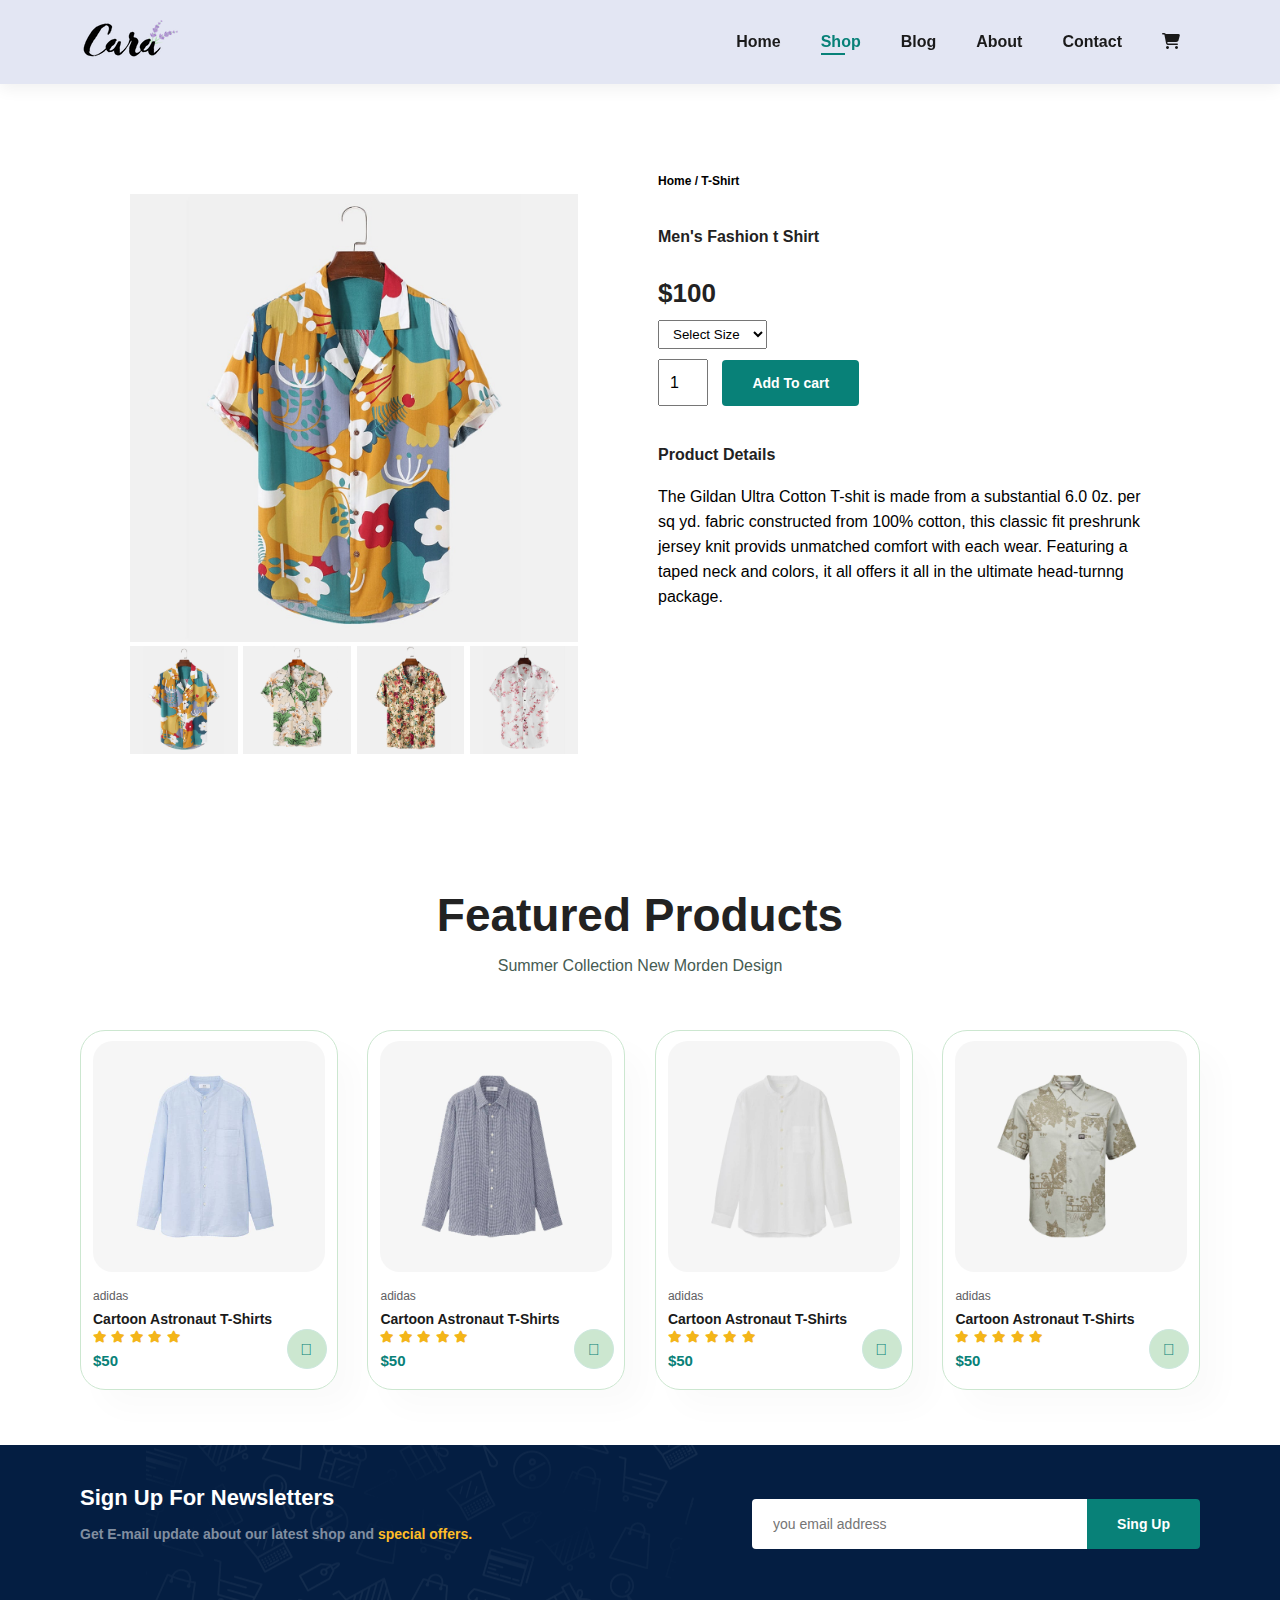
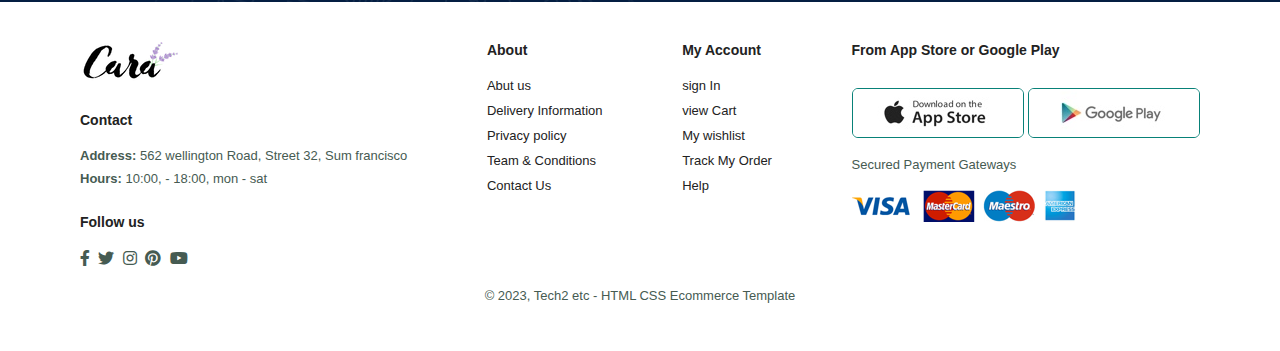
<file: sproduct.html>
<!DOCTYPE html>
<html lang="en">

<head>
    <meta charset="UTF-8">
    <meta name="viewport" content="width=device-width, initial-scale=1.0">
    <link rel="stylesheet" href="./style.css">
    <link rel="stylesheet" href="https://cdnjs.cloudflare.com/ajax/libs/font-awesome/6.4.2/css/all.min.css">
    <link rel="stylesheet" href="https://pro.fontawesome.com/releases/v5.10.0/css/all.css" />
    <title>Document</title>
</head>

<body>


    <SECtion id="header">
        <a href="#"><img src="img/logo.png" class="logo"></a>
        <div>
            <ul id="navbar">
                <li><a href="index.html">Home</a></li>
                <li><a class="active" href="shop.html">Shop</a></li>
                <li><a href="blog.html">Blog</a></li>
                <li><a href="about.html">About</a></li>
                <li><a href="contact.html">Contact</a></li>
                <li id="lg-bag"><a href="cart.html"><i class="fa-solid fa-cart-shopping"></i></a></li>
                <a href="#" id="close"><i class="far fa-times"></i></a>
            </ul>
        </div>

        <div id="mobile">
            <a href="cart.html"><i class="fa-solid fa-cart-shopping"></i></a>
            <i id="bar" class="fas fa-outdent"></i>
        </div>
    </SECtion>

    <section id="prodetails" class="section-p1">
        <div class="single-pro-image">
            <img src="img/products/f1.jpg" id="MainImg" width="100%" alt="">


            <div class="small-img-group">
                <div class="small-img-col">
                    <img src="img/products/f1.jpg" width="100%" class="small-img" alt="">
                </div>
                <div class="small-img-col">
                    <img src="img/products/f2.jpg" width="100%" class="small-img alt="">
        </div>
        <div class=" small-img-col">
                    <img src="img/products/f3.jpg" width="100%" class="small-img alt="">
        </div>
        <div class=" small-img-col">
                    <img src="img/products/f4.jpg" width="100%" class="small-img alt="">
        </div>
        </div>
    </div>

    <div class=" single-pro-details">
                    <h6>Home / T-Shirt</h6>
                    <h4>Men's Fashion t Shirt</h4>
                    <h2>$100</h2>
                    <select>
                        <option>Select Size</option>
                        <option>S</option>
                        <option>M</option>
                        <option>L</option>
                        <option>XL</option>
                        <option>XXL</option>
                    </select>
                    <input type="number" value="1">
                    <button class="normal">Add To cart</button>
                    <h4>Product Details</h4>
                    <span>The Gildan Ultra Cotton T-shit is made from a substantial 6.0 0z. per sq yd. fabric
                        constructed from 100% cotton, this classic fit preshrunk jersey knit provids unmatched comfort
                        with each wear. Featuring a taped neck and colors, it all offers it all in the ultimate
                        head-turnng package.</span>
                </div>
    </section>


    <section id="product1" class="section-p1">
        <h2>Featured Products</h2>
        <p>Summer Collection New Morden Design</p>
        <div class="pro-container">
            <div class="pro">
                <img src="img/products/n1.jpg" alt="">
                <div class="des">
                    <span>adidas</span>
                    <h5>Cartoon Astronaut T-Shirts</h5>
                    <div class="star">
                        <i class="fas fa-star"></i>
                        <i class="fas fa-star"></i>
                        <i class="fas fa-star"></i>
                        <i class="fas fa-star"></i>
                        <i class="fas fa-star"></i>
                    </div>
                    <h4>$50</h4>
                </div>
                <a href="#"><i class="fal fa-shopping-cart cart"></i></a>
            </div>
            <div class="pro">
                <img src="img/products/n2.jpg" alt="">
                <div class="des">
                    <span>adidas</span>
                    <h5>Cartoon Astronaut T-Shirts</h5>
                    <div class="star">
                        <i class="fas fa-star"></i>
                        <i class="fas fa-star"></i>
                        <i class="fas fa-star"></i>
                        <i class="fas fa-star"></i>
                        <i class="fas fa-star"></i>
                    </div>
                    <h4>$50</h4>
                </div>
                <a href="#"><i class="fal fa-shopping-cart cart"></i></a>
            </div>
            <div class="pro">
                <img src="img/products/n3.jpg" alt="">
                <div class="des">
                    <span>adidas</span>
                    <h5>Cartoon Astronaut T-Shirts</h5>
                    <div class="star">
                        <i class="fas fa-star"></i>
                        <i class="fas fa-star"></i>
                        <i class="fas fa-star"></i>
                        <i class="fas fa-star"></i>
                        <i class="fas fa-star"></i>
                    </div>
                    <h4>$50</h4>
                </div>
                <a href="#"><i class="fal fa-shopping-cart cart"></i></a>
            </div>
            <div class="pro">
                <img src="img/products/n4.jpg" alt="">
                <div class="des">
                    <span>adidas</span>
                    <h5>Cartoon Astronaut T-Shirts</h5>
                    <div class="star">
                        <i class="fas fa-star"></i>
                        <i class="fas fa-star"></i>
                        <i class="fas fa-star"></i>
                        <i class="fas fa-star"></i>
                        <i class="fas fa-star"></i>
                    </div>
                    <h4>$50</h4>
                </div>
                <a href="#"><i class="fal fa-shopping-cart cart"></i></a>
            </div>
        </div>
    </section>

    <section id="newsletter" class="section-p1 section-m1">
        <div class="newstext">
            <h4>Sign Up For Newsletters</h4>
            <p>Get E-mail update about our latest shop and <span>special offers.</span></p>
        </div>
        <div class="form">
            <input type="text" placeholder="you email address">
            <button class="normal">Sing Up</button>
        </div>
    </section>


    <footer class="section-p1">
        <div class="col">
            <img class="logo" src="img/logo.png" alt="">
            <h4>Contact</h4>
            <p><strong>Address:</strong> 562 wellington Road, Street 32, Sum francisco</p>
            <p><strong>Hours:</strong> 10:00, - 18:00, mon - sat</p>
            <div class="follow">
                <h4>Follow us</h4>
                <div class="icon">
                    <i class="fab fa-facebook-f"></i>
                    <i class="fab fa-twitter"></i>
                    <i class="fab fa-instagram"></i>
                    <i class="fab fa-pinterest"></i>
                    <i class="fab fa-youtube"></i>
                </div>
            </div>
        </div>

        <div class="col">
            <h4>About</h4>
            <a href="#">Abut us</a>
            <a href="#">Delivery Information</a>
            <a href="#">Privacy policy</a>
            <a href="#">Team & Conditions</a>
            <a href="#">Contact Us</a>
        </div>

        <div class="col">
            <h4>My Account</h4>
            <a href="#">sign In</a>
            <a href="#">view Cart</a>
            <a href="#">My wishlist</a>
            <a href="#">Track My Order</a>
            <a href="#">Help</a>
        </div>

        <div class="col install">
            <h4>From App Store or Google Play</h4>
            <div class="row">
                <img src="img/pay/app.jpg" alt="">
                <img src="img/pay/play.jpg" alt="">
            </div>
            <p>Secured Payment Gateways</p>
            <img src="img/pay/pay.png" alt="">
        </div>

        <div class="copyright">
            <p>© 2023, Tech2 etc - HTML CSS Ecommerce Template</p>
        </div>
    </footer>


    <script>
        var MainImg = document.getElementById("MainImg");
        var smallimg = document.getElementsByClassName("small-img");

        smallimg[0].onclick = function () {
            MainImg.src = smallimg[0].src;
        }
        smallimg[1].onclick = function () {
            MainImg.src = smallimg[1].src;
        }
        smallimg[2].onclick = function () {
            MainImg.src = smallimg[2].src;
        }
        smallimg[3].onclick = function () {
            MainImg.src = smallimg[3].src;
        }
    </script>
</body>

</html>
</file>
<file: style.css>
@import url('https://fonts.googleapis.com/css?family=Tangerine:bold,bolditalic|Inconsolata:italic|Droid+Sans');

* {
    margin: 0;
    padding: 0;
    box-sizing: border-box;
    font-family: 'sparatn', sans-serif;
}

h1 {
    font-size: 50px;
    line-height: 64px;
    color: #222;
}

h2 {
    font-size: 46px;
    line-height: 54px;
    color: #222;
}

h4 {
    font-weight: 700;
    color: #222;
}

h6 {
    font-size: 700;
    font-size: 12px;
}

p {
    font-size: 16px;
    color: #465b52;
    margin: 15px 0 20px 0;
}

.section-p1 {
    padding: 40px 80px;
}

.section-m1 {
    width: 40px 0;
}

button.normal {
    font-size: 14px;
    font-weight: 600;
    padding: 15px 30px;
    color: #000;
    background-color: #fff;
    border-radius: 4px;
    cursor: pointer;
    border: none;
    outline: none;
    transition: 0.02s;
}

button.white {
    font-size: 13px;
    font-weight: 600;
    padding: 11px 18px;
    color: #fff;
    background-color: transparent;
    cursor: pointer;
    border: 1px solid #fff;
    outline: none;
    transition: 0.02s;
}

body {
    width: 100%;
}


/* Header start */
#header {
    display: flex;
    align-items: center;
    justify-content: space-between;
    padding: 20px 80px;
    background: #e3e6f3;
    box-shadow: 0 5px 15px rgb(0, 0, 0, 0.06);
    z-index: 999;
    position: sticky;
    top: 0;
    left: 0;
}

#navbar {
    display: flex;
    align-items: center;
    justify-content: center;
}

#navbar li {
    list-style: none;
    padding: 0 20px;
    position: relative;
}

#navbar li a {
    text-decoration: none;
    font-size: 16px;
    font-weight: 600;
    color: #1a1a1a;
    transition: 0.3s ease;
}

#navbar li a:hover {
    color: #088178;
}

#navbar li a:hover,
#navbar li a.active {
    color: #088178;
}

#navbar li a.active::after,
#navbar li a:hover::after {
    content: "";
    width: 30%;
    height: 2px;
    background: #088178;
    position: absolute;
    bottom: -4px;
    left: 20px;
}

#mobile {
    display: none;
    align-items: center;
}

#close {
    display: none;
}

/* home page */

#hero {
    background-image: url("img/hero4.png");
    height: 90vh;
    width: 100%;
    background-size: cover;
    background-position: top 25% right 0;
    padding: 0 80px;
    display: flex;
    flex-direction: column;
    align-items: flex-start;
    justify-content: center;
}

#hero h4 {
    padding-bottom: 15px;
}

#hero h1 {
    color: #088178;
}

#hero button {
    background-image: url("img/button.png");
    background-color: transparent;
    color: #088178;
    border: 0;
    padding: 14px 80px 14px 65px;
    background-repeat: no-repeat;
    cursor: pointer;
    font-weight: 700;
    font-size: 15px;
}

#feature {
    display: flex;
    align-items: center;
    justify-content: space-between;
    flex-wrap: wrap;
}

#feature .fe-box {
    width: 180px;
    text-align: center;
    padding: 25px 15px;
    box-shadow: 20px 20px 34px rgb(0, 0, 0, 0.03);
    border: 1px solid #cce7db;
    border-radius: 4px;
    margin: 15px 0;
}

#feature .fe-box:hover {
    box-shadow: 10px 10px 54px rgb(70, 62, 221, 0.1);
}

#feature .fe-box img {
    width: 100%;
    margin-bottom: 10px;
}

#feature .fe-box h6 {
    display: inline-block;
    padding: 9px 8px 6px 8px;
    line-height: 1;
    border-radius: 4px;
    color: #088178;
    background-color: #fddde4;
}

#feature .fe-box:nth-child(2) h6 {
    background-color: #cdebbc;
}

#feature .fe-box:nth-child(3) h6 {
    background-color: #d1e8f2;
}

#feature .fe-box:nth-child(4) h6 {
    background-color: #cdd4f8;
}

#feature .fe-box:nth-child(5) h6 {
    background-color: #f6dbf6;
}

#feature .fe-box:nth-child(7) h6 {
    background-color: #fff2e5;
}

#product1 {
    text-align: center;
}

#product1 .pro-container {
    display: flex;
    justify-content: space-between;
    padding-top: 20px;
    flex-wrap: wrap;
}

#product1 .pro {
    width: 23%;
    min-width: 250px;
    padding: 10px 12px;
    border: 1px solid #cce7d0;
    border-radius: 25px;
    cursor: pointer;
    box-shadow: 20px 20px 30px rgba(0, 0, 0, 0.02);
    margin: 15px 0;
    transition: 0.2s ease;
    position: relative;
}

#product1 .pro:hover {
    box-shadow: 20px 20px 30px rgba(0, 0, 0, 0.06)
}

#product1 .pro img {
    width: 100%;
    border-radius: 20px;
}

#product1 .pro .des {
    text-align: start;
    padding: 10px 0;
}

#product1 .pro .des span {
    color: #606063;
    font-size: 12px;
}

#product1 .pro .des h5 {
    padding-top: 7px;
    color: #1a1a1a;
    font-size: 14px;
}

#product1 .pro .des i {
    font-size: 12px;
    color: rgb(243, 181, 25);
}

#product1 .pro .des h4 {
    padding-top: 7px;
    font-size: 15px;
    font-weight: 700;
    color: #088178;
}

#product1 .pro .cart {
    width: 40px;
    height: 40px;
    line-height: 40px;
    border-radius: 50px;
    background-color: #cce7d0;
    font-weight: 500;
    color: #088178;
    border: 1px solid #cce7de;
    position: absolute;
    bottom: 20px;
    right: 10px;
}

#banner {
    display: flex;
    flex-direction: column;
    justify-content: center;
    align-items: center;
    text-align: center;
    background-image: url("img/banner/b2.jpg");
    width: 100%;
    height: 40vh;
    background-size: cover;
    background-position: center;
}

#banner h4 {
    color: #fff;
    font-size: 16px;
}

#banner h2 {
    color: #fff;
    font-size: 30px;
    padding: 10px 0;
}

#banner h2 span {
    color: #ef3636;
}

#banner button:hover {
    background: #088178;
    color: #fff
}

#sm-banner {
    display: flex;
    justify-content: space-between;
    flex-wrap: wrap;
}

#sm-banner .banner-box {
    display: flex;
    flex-direction: column;
    justify-content: center;
    align-items: flex-start;
    background-image: url("img/banner/b17.jpg");
    width: 650px;
    height: 50vh;
    background-size: cover;
    background-position: center;
    padding: 30px;
}

#sm-banner .banner-box2 {
    background-image: url("img/banner/b10.jpg");
}

#sm-banner h4 {
    color: #fff;
    font-size: 20px;
    font-weight: 300;
}

#sm-banner h2 {
    color: #fff;
    font-size: 28px;
    font-weight: 800;
}

#sm-banner span {
    color: #fff;
    font-size: 14px;
    font-weight: 500;
    padding-bottom: 15px;
}

#sm-banner .banner-box:hover button {
    background: #088178;
    border: 1px olive #088178;
}

#banner3 {
    display: flex;
    justify-content: space-between;
    flex-wrap: wrap;
    padding: 0 80px;
}

#banner3 .banner-box {
    display: flex;
    flex-direction: column;
    justify-content: center;
    align-items: flex-start;
    background-image: url("img/banner/b7.jpg");
    width: 30%;
    height: 30vh;
    background-size: cover;
    background-position: center;
    padding: 20px;
    margin-bottom: 20px;
}

#banner3 .banner-box2 {
    background-image: url("img/banner/b4.jpg");
}

#banner3 .banner-box3 {
    background-image: url("img/banner/b18.jpg");
}

#banner3 h2 {
    color: #fff;
    font-weight: 900;
    font-size: 22px;
}

#banner3 h3 {
    color: #ec544e;
    font-weight: 800;
    font-size: 15px;
}

#newsletter {
    display: flex;
    justify-content: space-between;
    flex-wrap: wrap;
    align-items: center;
    background-image: url("img/banner/b14.png");
    background-repeat: no-repeat;
    background-position: 20% 30%;
    background-color: #041e42;
}

#newsletter h4 {
    font-size: 22px;
    font-weight: 700;
    color: #fff;
}

#newsletter p {
    font-size: 14px;
    font-weight: 600;
    color: #818ea0;
}

#newsletter p span {
    color: #ffbd27;
}

#newsletter .form {
    display: flex;
    width: 40%;
}

#newsletter input {
    height: 3.125rem;
    padding: 0 1.25rem;
    font-size: 14px;
    width: 100%;
    border: 1px solid transparent;
    border-radius: 4px;
    outline: none;
    border-top-right-radius: 0;
    border-bottom-right-radius: 0;
}

#newsletter button {
    background-color: #088178;
    color: #fff;
    white-space: nowrap;
    border-top-left-radius: 0;
    border-bottom-left-radius: 0;
}

footer {
    display: flex;
    flex-wrap: wrap;
    justify-content: space-between;
}

footer .col {
    display: flex;
    flex-direction: column;
    align-items: flex-start;
    margin-bottom: 20px;
}

footer .logo {
    margin-bottom: 30px;
}

footer h4 {
    font-size: 14px;
    padding-bottom: 20px;
}

footer p {
    font-size: 13px;
    margin: 0 0 8px 0;
}

footer a {
    font-size: 13px;
    text-decoration: none;
    color: #222;
    margin-bottom: 10px;
}

footer .follow {
    margin-top: 20px;
}

footer .follow i {
    color: #465b52;
    padding-right: 4px;
    cursor: pointer;
}

footer .install .row img {
    border: 1px solid #088178;
    border-radius: 6px;
}

footer .install img {
    margin: 10px 0 15px 0;
}

footer .follow i:hover,
footer a :hover {
    color: #088178;
}

footer .copyright {
    width: 100%;
    text-align: center;
}


/* start media Query  */

/* tab device */

@media(max-width:799px) {
    .section-p1 {
        padding: 40px 40px;
    }

    #navbar {
        display: flex;
        flex-direction: column;
        align-items: flex-start;
        justify-content: flex-start;
        position: fixed;
        top: 0;
        right: -300px;
        height: 100vh;
        width: 300px;
        background-color: #e3e6f3;
        box-shadow: 0 40px 60px rgba(0, 0, 0, 0.1);
        padding: 80px 0 0 10px;
        transition: 0.3s;
        cursor: pointer;
    }

    #navbar.active {
        right: 0px;
    }

    #navbar li {
        margin: 25px;
    }

    #mobile {
        display: flex;
        align-items: center;
    }

    #mobile i {
        color: #1a1a1a;
        font-size: 24px;
        padding: 20px;
        background: transparent;
    }

    #close {
        display: initial;
        position: absolute;
        top: 30px;
        left: 30px;
        color: #222;
        font-size: 24px;
    }

    #lg-bag {
        display: none;
    }

    #hero {
        height: 70vh;
        padding: 0 80px;
        background-position: top 30% right 30%;
    }

    #feature {
        justify-content: center;
    }

    #feature .fe-box {
        margin: 15px 15px;
    }

    #product1 .pro-container {
        justify-content: center;
    }

    #product1 .pro {
        margin: 15px;
    }

    #banner {
        height: 20vh;
    }

    #sm-banner .banner-box {
        min-width: 100%;
        height: 30vh;
    }

    #banner3 {
        padding: 0 40px;
    }

    #banner3 .banner-box {
        width: 28%;
    }

    #newslatter .form {
        width: 70%;
    }

    /* content page */
    #from-details {
        padding: 40px;
    }

    #form-details form {
        width: 50%;
    }
}


/* mobile screen */

@media (max-width:477px) {
    .section-p1 {
        padding: 20px;
    }

    #header {
        padding: 10px 30px;
    }

    h1 {
        padding: 10px 30px;
    }

    h2 {
        font-size: 32px;
    }

    #hero {
        padding: 0 20px;
        background-position: 55%;
    }

    #feature {
        justify-content: space-between;
    }

    #feature .fa-box {
        width: 155px;
        margin: 0 0 15px 0;
    }

    #product1 .pro {
        width: 100%;
    }

    #banner {
        height: 40vh;
    }

    #sm-banner .banner-box {
        height: 40vh;
    }

    #sm-banner .banner-box2 {
        margin-top: 20px;
    }

    #banner3 {
        padding: 0 20px;
    }

    #banner3 .banner-box {
        width: 100%;
    }

    #newsletter {
        padding: 40px 20px;
    }

    #newsletter .form {
        width: 100%;
    }

    footer .copyright {
        text-align: start;
    }

    /* single product  */
    #prodetails {
        display: flex;
        flex-direction: column;
    }

    #prodetails .single-pro-image {
        width: 100%;
        margin-right: 0px;
    }

    #prodetails .single-pro-details {
        width: 100%;
    }

    /* blog page */

    #blog {
        padding: 100px 20px 0 20px;
    }

    #blog .blog-box {
        display: flex;
        flex-direction: column;
        align-items: center;
    }

    #blog .blog-img {
        width: 100%;
        margin-right: 0px;
        margin-bottom: 30px;
    }

    #blog .blog-details {
        width: 100%;
    }

    /* About page */

    #about-head {
        flex-direction: column;
    }

    #about-head img {
        width: 100%;
        margin-bottom: 20px;
    }

    #about-head div {
        padding-left: 0px;
    }

    #about-app .video {
        width: 100%;
    }

    /* contact page */
    #contact-details {
        flex-direction: column;
    }

    #contact-details .details {
        width: 100%;
    }

    #form-details {
        margin: 10px;
        padding: 30px 10px;
        flex-wrap: wrap;
    }

    #from-details from {
        width: 100px;
        margin-bottom: 30px;
    }

}



/* shop page */
#page-header {
    background-image: url("img/banner/b1.jpg");
    width: 100%;
    height: 40vh;
    background-size: cover;
    display: flex;
    justify-content: center;
    text-align: center;
    flex-direction: column;
    padding: 14px;
}

#page-header h2,
#page-header p {
    color: #fff;
}

#pagination {
    text-align: center;
}

#pagination a {
    text-decoration: none;
    background-color: #088178;
    padding: 15px 20px;
    border-radius: 4px;
    color: #fff;
    font-weight: 600;
}

#pagination a i {
    font-size: 16px;
    font-weight: 600;
}


/* single product */
#prodetails {
    display: flex;
    margin-top: 20px;
}

#prodetails .single-pro-image {
    width: 40%;
    margin: 50px;
}

.small-img-group {
    display: flex;
    justify-content: space-between;
}

.small-img-col {
    flex-basis: 24%;
    cursor: pointer;
}

#prodetails .single-pro-details {
    width: 50%;
    padding: 30px;
}

#prodetails .single-pro-details h4 {
    padding: 40px 0 20px 0;
}

#prodetails .single-pro-details h2 {
    font-size: 26px;
}

#prodetails .single-pro-details select {
    display: block;
    padding: 5px 10px;
    margin-bottom: 10px;
}

#prodetails .single-pro-details input {
    width: 50px;
    height: 47px;
    padding-left: 10px;
    font-size: 16px;
    margin-right: 10px;
}

#prodetails .single-pro-details input:focus {
    outline: none;
}

#prodetails .single-pro-details button {
    background: #088178;
    color: #fff;
}

#prodetails .single-pro-details span {
    line-height: 25px;
}



/* Blog page */
#page-header {
    background-image: url("img/banner/b19.jpg");
}

#blog {
    padding: 150px 150px 0 150px;
}

#blog .blog-box {
    display: flex;
    align-items: center;
    width: 100%;
    position: relative;
    padding-bottom: 90px;
}

#blog .blog-img {
    width: 50%;
    margin-right: 40px;
}

#blog img {
    width: 100%;
    height: 300px;
    object-fit: cover;
}

#blog .blog-details {
    width: 50%;
}

#blog .blog-details a {
    text-decoration: none;
    font-size: 11px;
    color: #000;
    font-weight: 700;
    position: relative;
    transition: 0.3s;
}


#blog .blog-details a::after {
    content: "";
    width: 50px;
    height: 1px;
    background-color: #000;
    position: absolute;
    top: 4px;
    right: -60px;
}

#blog .blog-details a:hover {
    color: #088178;
}

#blog .blog-details a:hover::after {
    background-color: #088178;
}


#blog .blog-box h1 {
    position: absolute;
    top: -40px;
    left: 0;
    font-size: 70px;
    font-weight: 700;
    color: #c9cbce;
    z-index: -9;
}


/* About page */

#page-header.about-header {
    background-image: url("img/about/banner.png");
}

#about-head {
    display: flex;
    align-items: center;
}

#about-head img {
    width: 50%;
    height: auto;
}

#about-head div {
    padding-left: 40px;
}

#about-app {
    text-align: center;
}

#about-app.video {
    width: 70%;
    height: 100%;
    margin: 30px auto 0 auto;
}

.video video {
    width: 60%;
    height: 80%;
    border-radius: 20px;
}



/* Contact page */

#contact-details {
    display: flex;
    align-items: center;
    justify-content: right;
}

#contact-details .details {
    width: 40%;
}

#contact-details .details span,
#from-details form span {
    font-size: 12px;
}

#contact-details .details h2,
#from-details form h2 {
    font-size: 26px;
    line-height: 35px;
    padding: 20px 0;
}

#contact-details .details h3 {
    font-size: 16px;
    padding-bottom: 15px;

}

#contact-details .details li {
    list-style: none;
    display: flex;
    padding: 10px 0;
}

#contact-details .details li i {
    font-size: 14px;
    padding-right: 22px;
}

#contact-details .details p {
    margin: 0;
    font-size: 14px;
}

#contact-details .map {
    width: 55%;
    height: 400px;
}

#contact-details .map iframe {
    width: 100%;
    height: 100%;
}

#from-details {
    display: flex;
    justify-content: space-between;
    margin: 30px;
    padding: 80px;
    border: 1px solid #e1e1e1;
}

#from-details form {
    width: 65%;
    display: flex;
    flex-direction: column;
    align-items: flex-start;
}

#from-details form input,
#from-details form textarea {
    width: 100%;
    padding: 12px 15px;
    outline: none;
    margin-bottom: 20px;
    border: 1px solid #e1e1e1;
}

#from-details form button {
    background-color: #088178;
    color: #fff;
}

#form-details .people div {
    padding-bottom: 25px;
    display: flex;
    align-items: center;
}

#form-details .people div img {
    width: 65px;
    height: 65px;
    object-fit: cover;
    margin-right: 15px;
}

#form-details .people div p {
    margin: 0;
    font-size: 13px;
    line-height: 25px;
}

#form-details .people div p span {
    display: block;
    font-size: 16px;
    font-weight: 600;
    color: #000;
}

#navbar .login {
    border: solid black;
    padding: 5px;
    border-radius: 5px;
}

#navbar .login:hover {
    background-color: black;
    color: white;
}


#navbar .active::after,
#navbar .login:hover::after {
    content: "";
    width: 30%;
    height: 2px;
    background: #000000;
    position: absolute;
    bottom: -4px;
    left: 20px;
}
</file>
